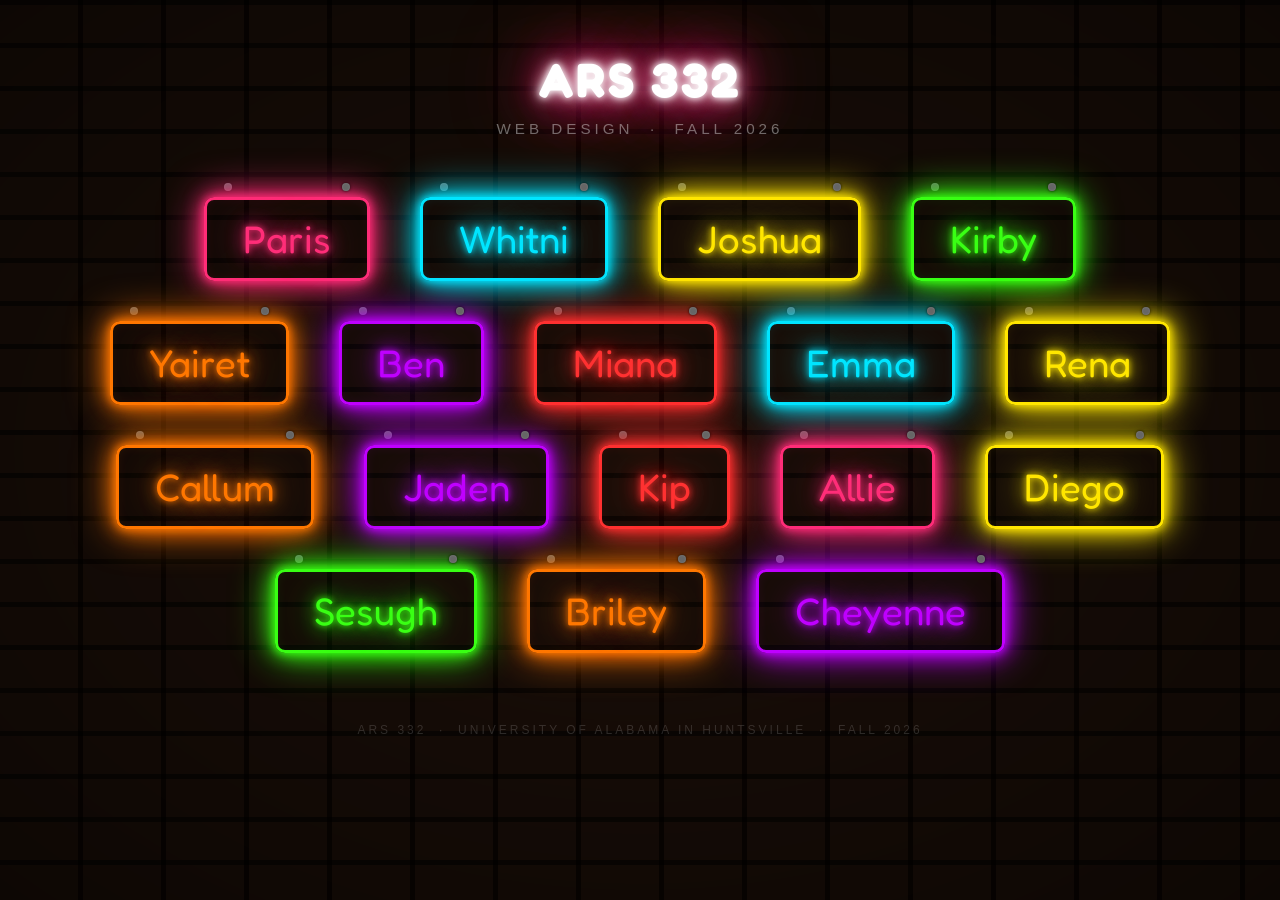
<file: index.html>
<!DOCTYPE html>
<html lang="en">
<head>
    <meta charset="UTF-8">
    <meta name="viewport" content="width=device-width, initial-scale=1.0">
    <title>ARS 332 Fall 2026</title>
    <link href="https://fonts.googleapis.com/css2?family=Fredoka+One&display=swap" rel="stylesheet">
    <style>
        * { box-sizing: border-box; margin: 0; padding: 0; }

        body {
            min-height: 100vh;
            padding: 50px 30px 70px;
            font-family: 'Fredoka One', cursive;

            /* Dark brick wall */
            background-color: #1e0e06;
            background-image:
                repeating-linear-gradient(
                    0deg,
                    transparent 0px,
                    transparent 38px,
                    rgba(0,0,0,0.55) 38px,
                    rgba(0,0,0,0.55) 43px
                ),
                repeating-linear-gradient(
                    90deg,
                    rgba(255,255,255,0.02) 0px,
                    rgba(255,255,255,0.02) 78px,
                    rgba(0,0,0,0.55) 78px,
                    rgba(0,0,0,0.55) 83px
                );
            background-size: 83px 43px;
        }

        /* Overlay to darken wall further and add depth */
        body::before {
            content: '';
            position: fixed;
            inset: 0;
            background: radial-gradient(ellipse at center, rgba(0,0,0,0.2) 0%, rgba(0,0,0,0.6) 100%);
            pointer-events: none;
            z-index: 0;
        }

        header {
            text-align: center;
            margin-bottom: 60px;
            position: relative;
            z-index: 1;
        }

        .page-title {
            font-size: clamp(1.8rem, 4vw, 3rem);
            color: #fff;
            letter-spacing: 3px;
            text-shadow:
                0 0 7px #fff,
                0 0 15px #fff,
                0 0 30px #ff2d78,
                0 0 60px #ff2d78,
                0 0 90px #ff2d78;
            animation: title-pulse 3s ease-in-out infinite alternate;
        }

        @keyframes title-pulse {
            0%   { text-shadow: 0 0 7px #fff, 0 0 15px #fff, 0 0 30px #ff2d78, 0 0 60px #ff2d78; }
            100% { text-shadow: 0 0 10px #fff, 0 0 25px #fff, 0 0 50px #ff2d78, 0 0 100px #ff2d78; }
        }

        .subtitle {
            margin-top: 12px;
            font-size: 0.95rem;
            color: rgba(255,255,255,0.4);
            font-family: sans-serif;
            letter-spacing: 4px;
            text-transform: uppercase;
        }

        /* Signs grid */
        .signs-grid {
            display: flex;
            flex-wrap: wrap;
            justify-content: center;
            gap: 40px 50px;
            max-width: 1100px;
            margin: 0 auto;
            position: relative;
            z-index: 1;
        }

        /* Individual sign */
        .sign {
            text-decoration: none;
            display: flex;
            flex-direction: column;
            align-items: center;
            position: relative;
            transition: transform 0.2s ease;
        }

        .sign:hover { transform: scale(1.05); }

        /* Mounting screws on top */
        .sign::before,
        .sign::after {
            content: '';
            width: 8px;
            height: 8px;
            background: #666;
            border-radius: 50%;
            position: absolute;
            top: -14px;
            box-shadow: 0 0 3px rgba(0,0,0,0.8), inset 0 0 2px rgba(255,255,255,0.2);
        }
        .sign::before { left: 20px; }
        .sign::after  { right: 20px; }

        .sign-box {
            border: 3px solid;
            border-radius: 10px;
            padding: 16px 36px;
            position: relative;
        }

        .sign-name {
            font-size: clamp(1.6rem, 3vw, 2.4rem);
            white-space: nowrap;
            display: block;
        }

        /* Hover flicker */
        .sign:hover .sign-name {
            animation: flicker 0.15s infinite alternate;
        }

        @keyframes flicker {
            0%   { opacity: 1; }
            50%  { opacity: 0.85; }
            100% { opacity: 1; }
        }

        /* ── Neon color themes ────────────────────────────── */

        /* Pink */
        .pink .sign-box {
            border-color: #ff2d78;
            box-shadow: 0 0 8px #ff2d78, 0 0 20px #ff2d78, 0 0 40px #ff2d78,
                        inset 0 0 12px rgba(255,45,120,0.08);
        }
        .pink .sign-name {
            color: #ff2d78;
            text-shadow: 0 0 6px #ff2d78, 0 0 18px #ff2d78, 0 0 40px #ff2d78;
        }

        /* Cyan */
        .cyan .sign-box {
            border-color: #00e5ff;
            box-shadow: 0 0 8px #00e5ff, 0 0 20px #00e5ff, 0 0 40px #00e5ff,
                        inset 0 0 12px rgba(0,229,255,0.08);
        }
        .cyan .sign-name {
            color: #00e5ff;
            text-shadow: 0 0 6px #00e5ff, 0 0 18px #00e5ff, 0 0 40px #00e5ff;
        }

        /* Yellow */
        .yellow .sign-box {
            border-color: #ffe600;
            box-shadow: 0 0 8px #ffe600, 0 0 20px #ffe600, 0 0 40px #ffe600,
                        inset 0 0 12px rgba(255,230,0,0.08);
        }
        .yellow .sign-name {
            color: #ffe600;
            text-shadow: 0 0 6px #ffe600, 0 0 18px #ffe600, 0 0 40px #ffe600;
        }

        /* Green */
        .green .sign-box {
            border-color: #39ff14;
            box-shadow: 0 0 8px #39ff14, 0 0 20px #39ff14, 0 0 40px #39ff14,
                        inset 0 0 12px rgba(57,255,20,0.08);
        }
        .green .sign-name {
            color: #39ff14;
            text-shadow: 0 0 6px #39ff14, 0 0 18px #39ff14, 0 0 40px #39ff14;
        }

        /* Orange */
        .orange .sign-box {
            border-color: #ff7700;
            box-shadow: 0 0 8px #ff7700, 0 0 20px #ff7700, 0 0 40px #ff7700,
                        inset 0 0 12px rgba(255,119,0,0.08);
        }
        .orange .sign-name {
            color: #ff7700;
            text-shadow: 0 0 6px #ff7700, 0 0 18px #ff7700, 0 0 40px #ff7700;
        }

        /* Purple */
        .purple .sign-box {
            border-color: #bf00ff;
            box-shadow: 0 0 8px #bf00ff, 0 0 20px #bf00ff, 0 0 40px #bf00ff,
                        inset 0 0 12px rgba(191,0,255,0.08);
        }
        .purple .sign-name {
            color: #bf00ff;
            text-shadow: 0 0 6px #bf00ff, 0 0 18px #bf00ff, 0 0 40px #bf00ff;
        }

        /* Red */
        .red .sign-box {
            border-color: #ff3131;
            box-shadow: 0 0 8px #ff3131, 0 0 20px #ff3131, 0 0 40px #ff3131,
                        inset 0 0 12px rgba(255,49,49,0.08);
        }
        .red .sign-name {
            color: #ff3131;
            text-shadow: 0 0 6px #ff3131, 0 0 18px #ff3131, 0 0 40px #ff3131;
        }

        /* Instructor sign — bigger and white */
        .instructor .sign-box {
            border-color: #ffffff;
            box-shadow: 0 0 10px #fff, 0 0 25px #fff, 0 0 50px #fff,
                        inset 0 0 15px rgba(255,255,255,0.08);
            padding: 20px 48px;
        }
        .instructor .sign-name {
            font-size: clamp(2rem, 4vw, 3rem);
            color: #ffffff;
            text-shadow: 0 0 8px #fff, 0 0 25px #fff, 0 0 55px #fff;
        }
        .instructor-label {
            font-family: sans-serif;
            font-size: 0.7rem;
            letter-spacing: 4px;
            text-transform: uppercase;
            color: rgba(255,255,255,0.35);
            margin-top: 8px;
        }

        /* Full-width row for instructor */
        .instructor-row {
            width: 100%;
            display: flex;
            justify-content: center;
            margin-bottom: 20px;
            position: relative;
            z-index: 1;
        }

        footer {
            text-align: center;
            margin-top: 70px;
            font-family: sans-serif;
            font-size: 0.75rem;
            letter-spacing: 3px;
            color: rgba(255,255,255,0.15);
            text-transform: uppercase;
            position: relative;
            z-index: 1;
        }
    </style>
</head>
<body>

    <header>
        <h1 class="page-title">ARS 332</h1>
        <p class="subtitle">Web Design &nbsp;·&nbsp; Fall 2026</p>
    </header>

    <!-- Students -->
    <div class="signs-grid">

        <a class="sign pink"   href="https://webpages.uah.edu/~pfa0002/" target="_blank">
            <div class="sign-box"><span class="sign-name">Paris</span></div>
        </a>

        <a class="sign cyan"   href="https://webpages.uah.edu/~wc0047/"  target="_blank">
            <div class="sign-box"><span class="sign-name">Whitni</span></div>
        </a>

        <a class="sign yellow" href="https://webpages.uah.edu/~jdc1650/" target="_blank">
            <div class="sign-box"><span class="sign-name">Joshua</span></div>
        </a>

        <a class="sign green"  href="https://webpages.uah.edu/~krc1901/" target="_blank">
            <div class="sign-box"><span class="sign-name">Kirby</span></div>
        </a>

        <a class="sign orange" href="https://webpages.uah.edu/~yc0030/"  target="_blank">
            <div class="sign-box"><span class="sign-name">Yairet</span></div>
        </a>

        <a class="sign purple" href="https://webpages.uah.edu/~bae0011/" target="_blank">
            <div class="sign-box"><span class="sign-name">Ben</span></div>
        </a>

        <a class="sign red"    href="https://webpages.uah.edu/~maf0047/" target="_blank">
            <div class="sign-box"><span class="sign-name">Miana</span></div>
        </a>

        <a class="sign cyan"   href="https://webpages.uah.edu/~ebh0176/" target="_blank">
            <div class="sign-box"><span class="sign-name">Emma</span></div>
        </a>

        <a class="sign yellow" href="https://webpages.uah.edu/~rkk0395/" target="_blank">
            <div class="sign-box"><span class="sign-name">Rena</span></div>
        </a>

        <a class="sign orange" href="https://webpages.uah.edu/~cmm1710/" target="_blank">
            <div class="sign-box"><span class="sign-name">Callum</span></div>
        </a>

        <a class="sign purple" href="https://webpages.uah.edu/~jep0047/" target="_blank">
            <div class="sign-box"><span class="sign-name">Jaden</span></div>
        </a>

        <a class="sign red"    href="https://webpages.uah.edu/~kr1086/"  target="_blank">
            <div class="sign-box"><span class="sign-name">Kip</span></div>
        </a>

        <a class="sign pink"   href="https://webpages.uah.edu/~agr0019/" target="_blank">
            <div class="sign-box"><span class="sign-name">Allie</span></div>
        </a>

        <a class="sign yellow" href="https://webpages.uah.edu/~dr0887/"  target="_blank">
            <div class="sign-box"><span class="sign-name">Diego</span></div>
        </a>

        <a class="sign green"  href="https://webpages.uah.edu/~st0595/"  target="_blank">
            <div class="sign-box"><span class="sign-name">Sesugh</span></div>
        </a>

        <a class="sign orange" href="https://webpages.uah.edu/~bvw0008/" target="_blank">
            <div class="sign-box"><span class="sign-name">Briley</span></div>
        </a>

        <a class="sign purple" href="https://webpages.uah.edu/~clz0974/" target="_blank">
            <div class="sign-box"><span class="sign-name">Cheyenne</span></div>
        </a>

    </div>

    <footer>ARS 332 &nbsp;·&nbsp; University of Alabama in Huntsville &nbsp;·&nbsp; Fall 2026</footer>

</body>
</html>
</file>
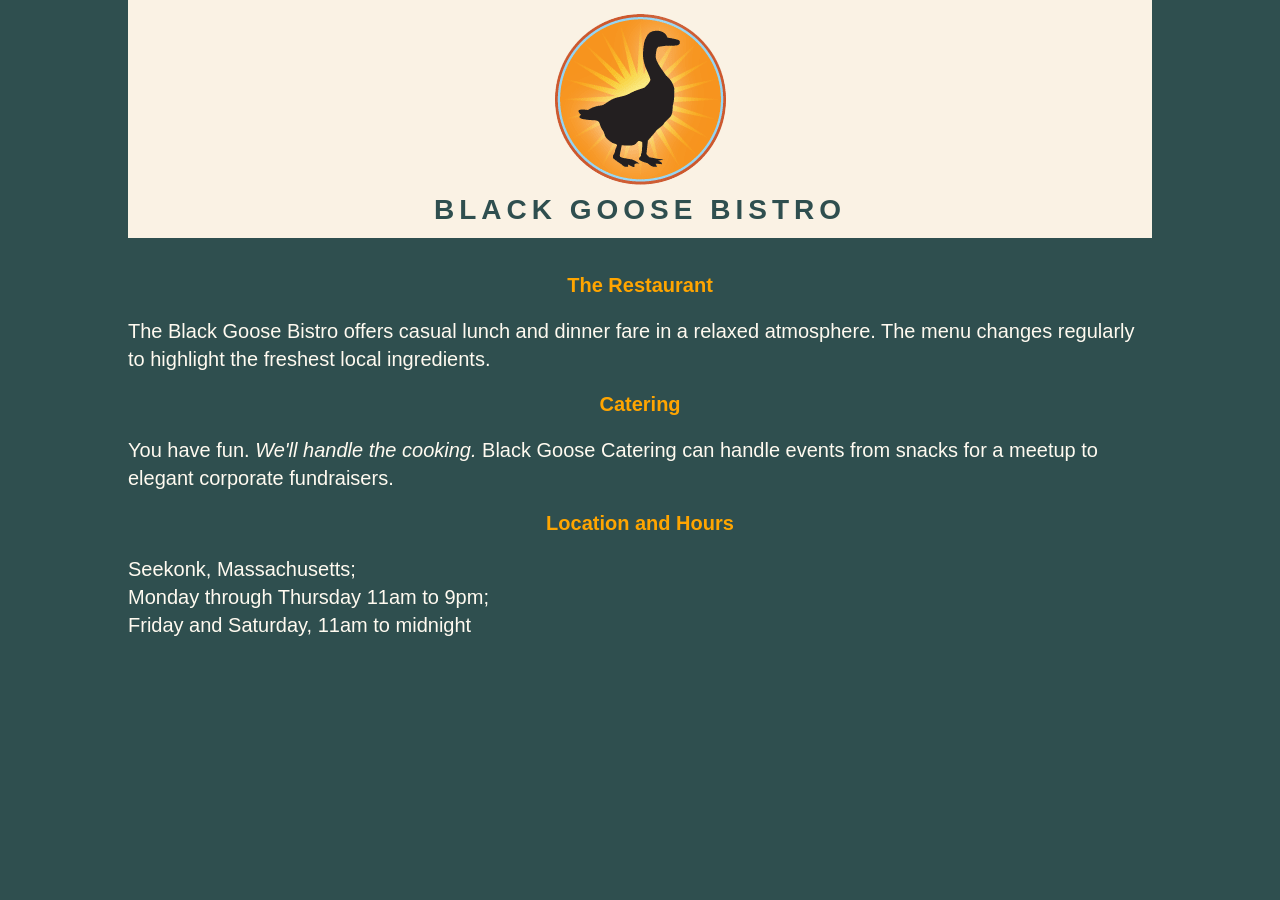
<file: pages/blackGoose.html>
<!DOCTYPE html>
<html lang="en">

<head>
<meta charset="utf-8">
<title>Black Goose Bistro</title>
<style>
    body {
        margin: 0 10%;
        font: 1.25rem/1.75rem sans-serif;
        color: floralwhite;
        background-color: darkslategray;
    }
    header {
        background-color: #faf2e4;
        text-align: center;
        padding: 12px;
        margin-bottom: 36px;
    } 
    h1 {
        color: darkslategray;
        font: bold 1.75rem sans-serif;
        text-transform: uppercase; 
        letter-spacing: 5px;
        margin: 0;
    }
    h2 {
        color: orange;
        font: bold 1.25rem sans-serif;
        text-align:center;
    }
 
</style>
</head>

<body>
<header>
<img src="../img/blackgoose.png" alt="goose logo">
<h1>Black Goose Bistro</h1>
</header>


<h2>The Restaurant</h2>
<p>The Black Goose Bistro offers casual lunch and dinner fare in a relaxed atmosphere. The menu changes regularly to highlight the freshest local ingredients.</p>

<h2>Catering</h2>
<p>You have fun. <em>We'll handle the cooking.</em> Black Goose Catering can handle events from snacks for a meetup to elegant corporate fundraisers.</p>

<h2>Location and Hours</h2>
<p>Seekonk, Massachusetts;<br>
Monday through Thursday 11am to 9pm; <br>
Friday and Saturday, 11am to midnight</p>

</body>

</html>
</file>
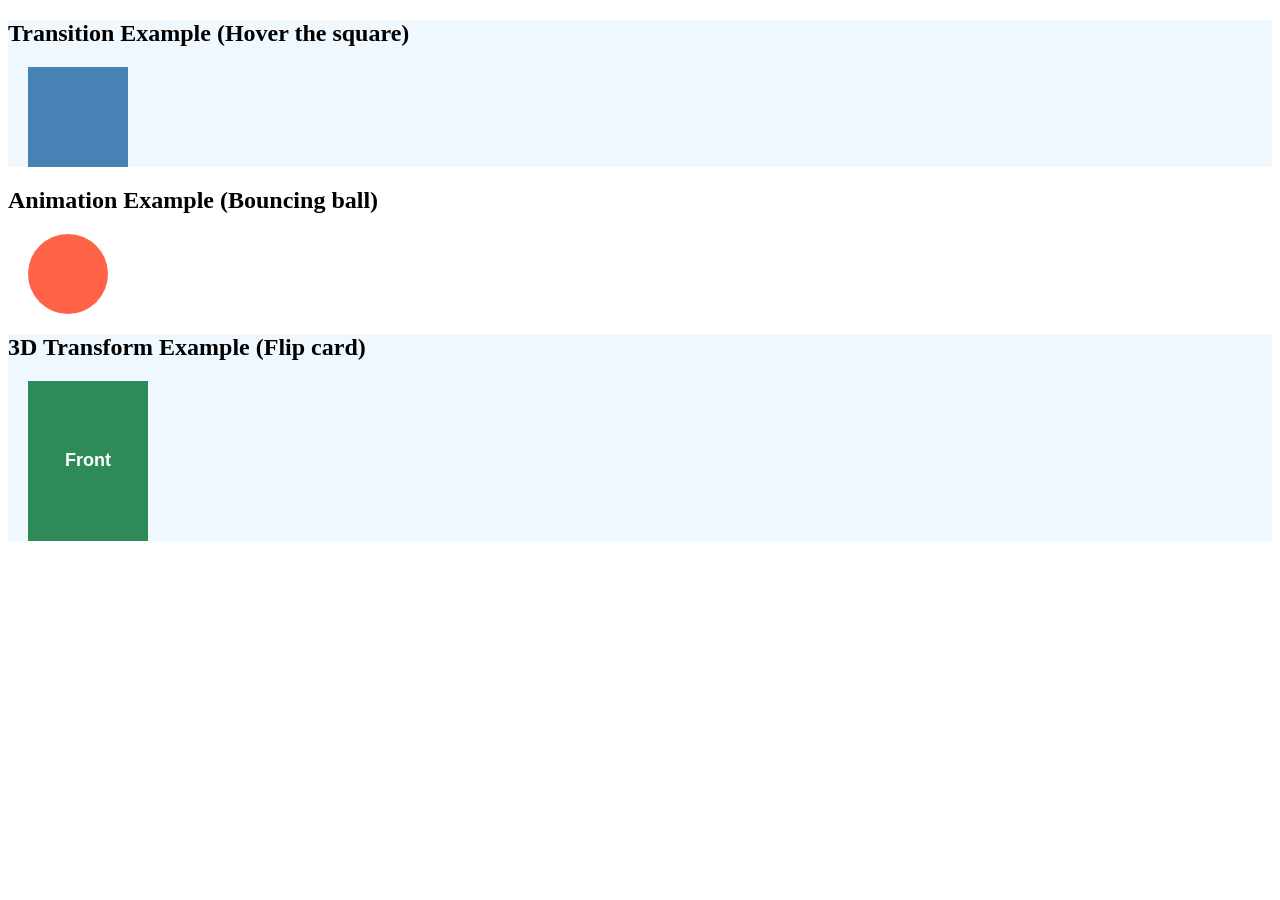
<file: pages/Bounce.html>
<!DOCTYPE html>
<html lang="en">
<head>
  <meta charset="UTF-8">
  <meta name="viewport" content="width=device-width, initial-scale=1.0">
  <title>CSS Animation Examples</title>
  <style>
    .box {
      width: 100px;
      height: 100px;
      background: steelblue;
      margin: 20px;
      transition: transform 0.3s ease;
    }
    .box:hover {
      transform: scale(1.2);
    }

    @keyframes bounce {
      0%   { transform: translateY(0); }
      50%  { transform: translateY(-20px); }
      100% { transform: translateY(0); }
    }
    .ball {
      width: 80px;
      height: 80px;
      background: tomato;
      border-radius: 50%;
      margin: 20px;
      animation: bounce 1s infinite;
    }

    .scene {
      width: 120px;
      height: 160px;
      perspective: 800px; 
      margin: 20px;
    }
    .card {
      width: 100%;
      height: 100%;
      position: relative;
      transform-style: preserve-3d;
      transition: transform 0.8s;
    }
    .scene:hover .card {
      transform: rotateY(180deg);
    }
    .card-face {
      position: absolute;
      width: 100%;
      height: 100%;
      backface-visibility: hidden;
      display: flex;
      align-items: center;
      justify-content: center;
      font-family: sans-serif;
      font-size: 18px;
      font-weight: bold;
      color: white;
    }
    .front {
      background: seagreen;
    }
    .back {
      background: darkorange;
      transform: rotateY(180deg);
    }
  </style>
</head>
<body>
	<div style="background-color: aliceblue">
  <h2>Transition Example (Hover the square)</h2>
  <div class="box" ></div>
		</div>

  <h2>Animation Example (Bouncing ball)</h2>
  <div class="ball"></div>
<div style="background-color: aliceblue">
  <h2>3D Transform Example (Flip card)</h2>
  <div class="scene">
    <div class="card">
      <div class="card-face front">Front</div>
      <div class="card-face back">Back</div>
	</div>
    </div>
  </div>
</body>
</html>
</file>
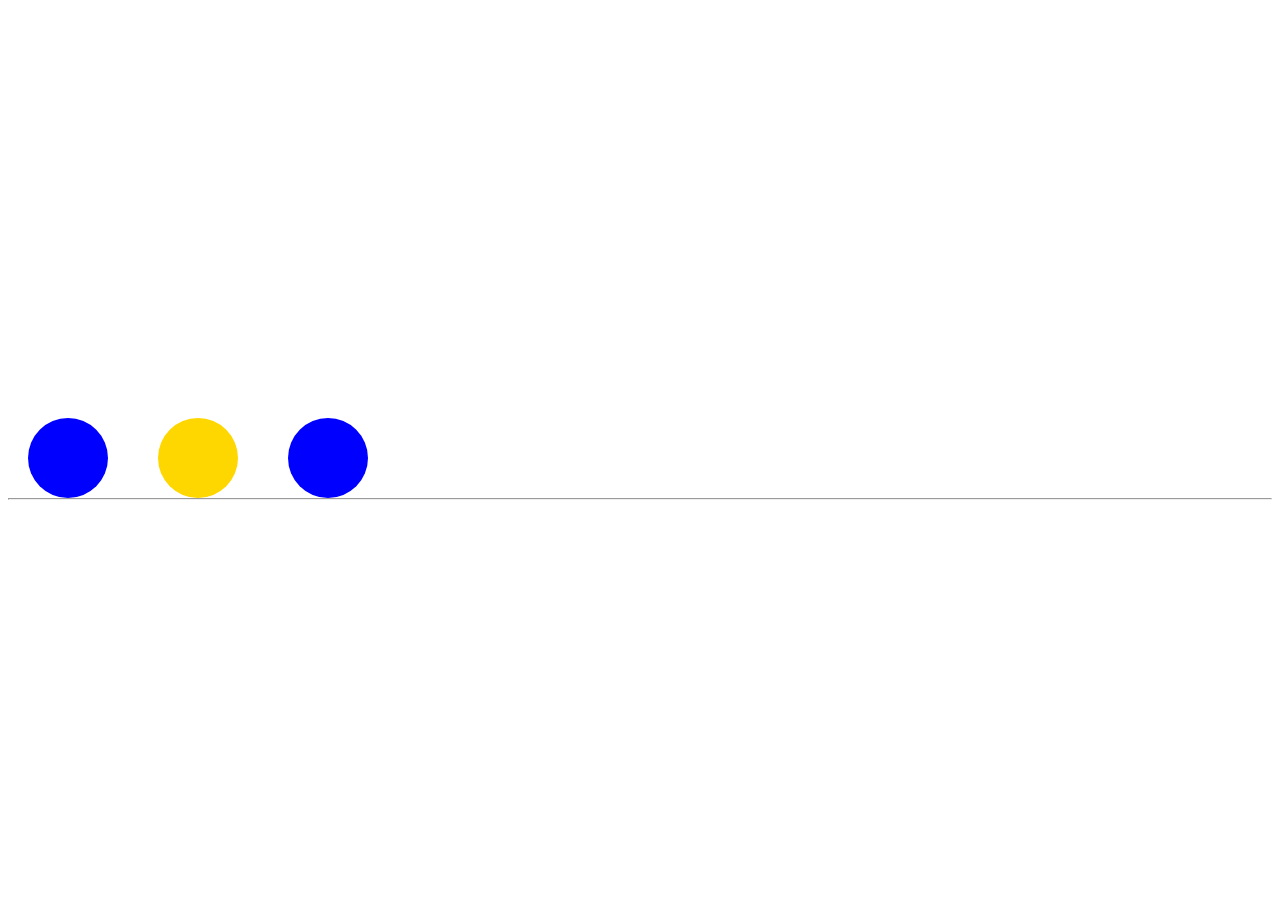
<file: pages/bouncing.html>
<!DOCTYPE html>
<html lang="en">
    <head>
        <meta charset="UTF-8" />
        <title>Title</title>
        <style>
        
@keyframes bounce {
  0%   { transform: translateY(0) scale(1.3, 0.7);  animation-timing-function: ease-in; }
  8%   { transform: translateY(0) scale(1, 1);      animation-timing-function: ease-out; }
  50%  { transform: translateY(-400px) scale(1, 1); animation-timing-function: ease-in; }
  92%  { transform: translateY(0) scale(1, 1);      animation-timing-function: ease-out; }
  100% { transform: translateY(0) scale(1.3, 0.7); }
                    }

    .balls{
                display: flex;
        }
    
    .ball {
      width: 80px;
      height: 80px;
      background: blue;
      border-radius: 50%;
      margin: 410px 30px 0px 20px;
    transform-origin: bottom;
      animation: bounce 1.5s infinite;
            }
    .two{
    background: gold;
    animation-delay: 0.3s;
            }
            
        </style>
    </head>
    <body>
      <div class="balls">
        <div class="ball"></div>
        <div class="ball two"></div>
          <div class="ball"></div>
          </div>
        <hr style="margin: 0px">
    

    </body>
</html>
</file>
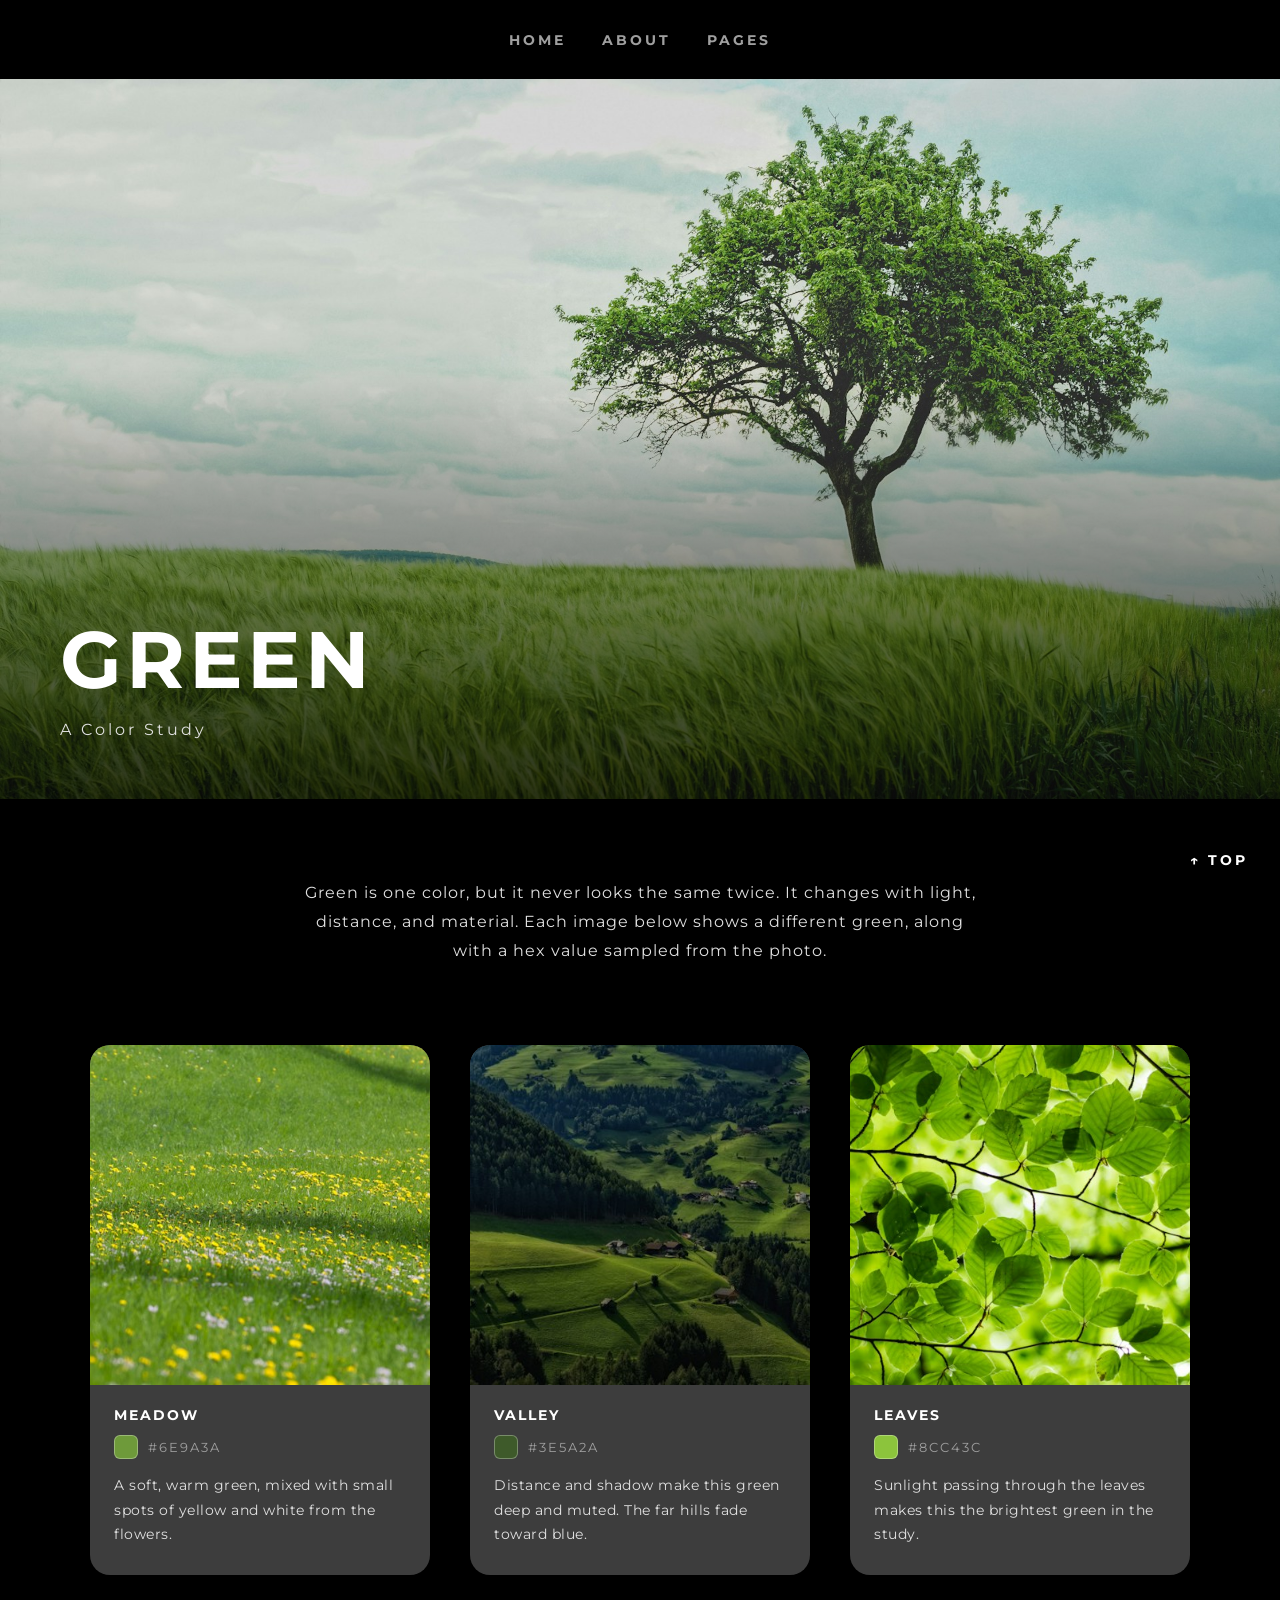
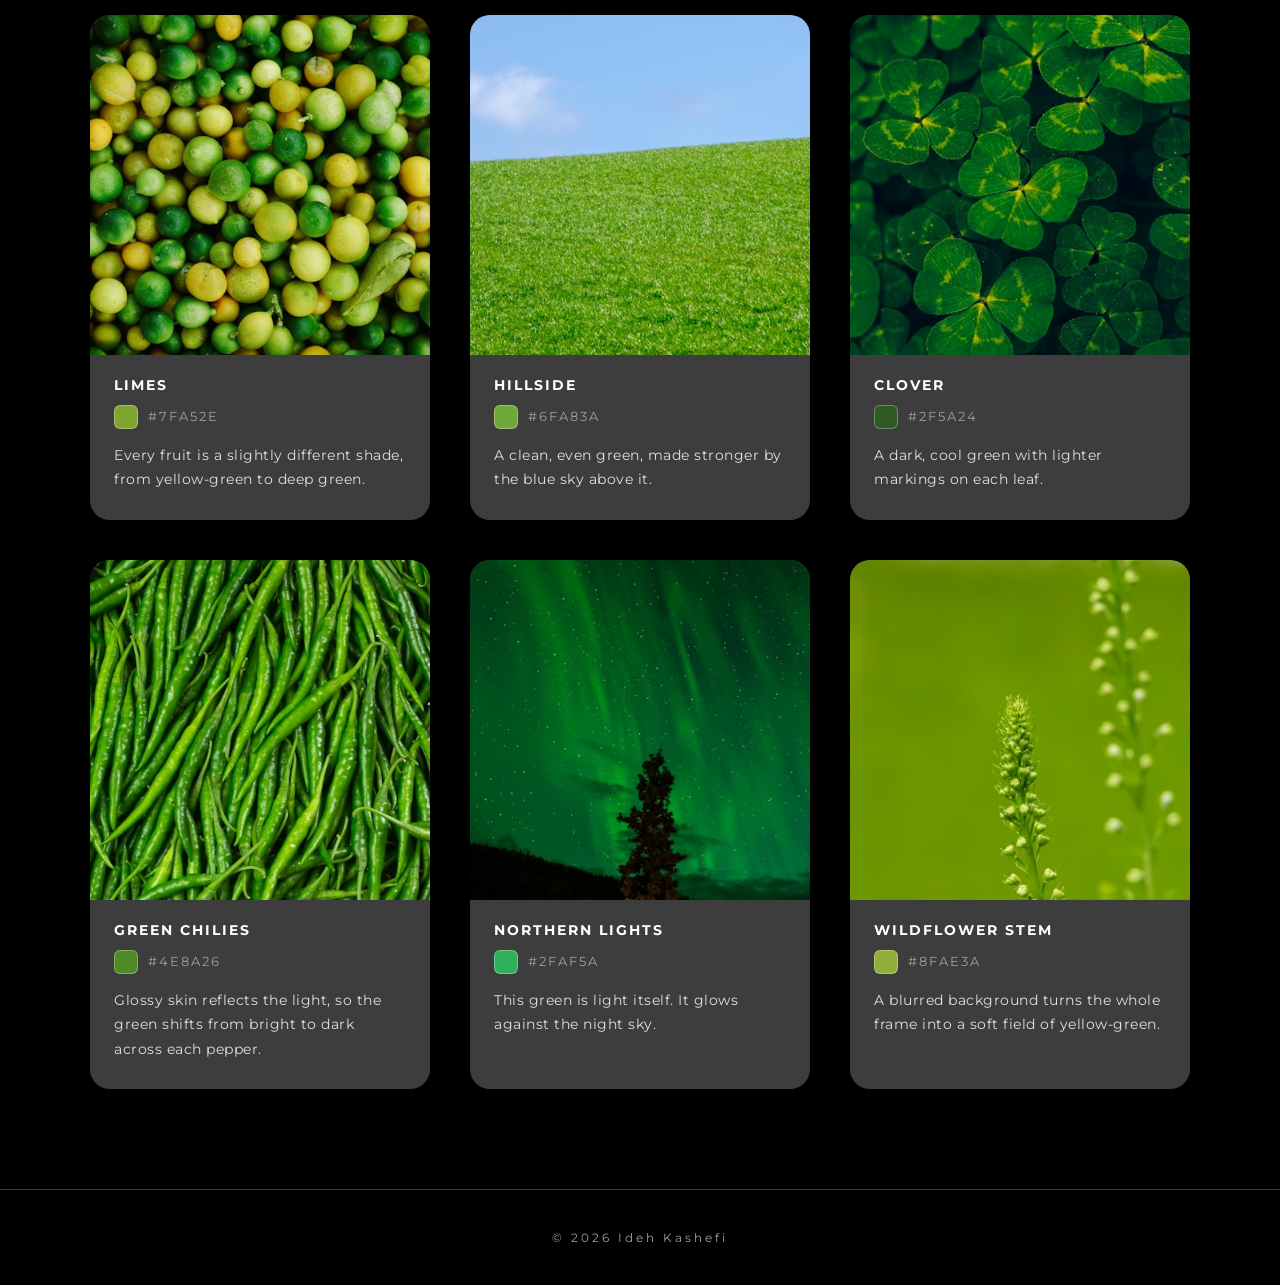
<file: pages/color-study.html>
<!DOCTYPE html>
<html lang="en">
<head>
  <meta charset="UTF-8">
  <meta name="viewport" content="width=device-width, initial-scale=1.0">
  <title>Green: A Color Study</title>
  <link rel="preconnect" href="https://fonts.googleapis.com">
  <link rel="preconnect" href="https://fonts.gstatic.com" crossorigin>
  <link href="https://fonts.googleapis.com/css2?family=Montserrat:ital,wght@0,100..900;1,100..900&display=swap" rel="stylesheet">
  <link rel="stylesheet" href="styles.css">
  <link rel="stylesheet" href="color-study.css">
</head>
<body>

  <nav>
    <a class="navigation" href="../index.html">Home</a>
    <a class="navigation" href="about.html">About</a>
    <a class="navigation" href="home.html#pages">Pages</a>
  </nav>

  <header class="study-hero">
    <img src="images/hero-1600.jpg"
         srcset="images/hero-800.jpg 800w, images/hero-1600.jpg 1600w"
         sizes="100vw"
         width="1600" height="900"
         alt="Close-up of green leaves in afternoon light">
    <div class="hero-overlay">
      <h1>Green</h1>
      <p>A Color Study</p>
    </div>
  </header>

  <main>

    <section class="study-intro">
<p>Green is one color, but it never looks the same twice. It changes with light, distance, and material. Each image below shows a different green, along with a hex value sampled from the photo.</p>
    </section>

    <section class="study-grid">
      <article class="study-card">
        <img src="images/green-01.jpg" width="700" height="700" loading="lazy" alt="Moss on Brick">
        <div class="card-body">
          <h2>Meadow</h2>
          <div class="hex"><div class="swatch" style="background-color: #6E9A3A;"></div>#6E9A3A</div>
          <p>A soft, warm green, mixed with small spots of yellow and white from the flowers.</p>
        </div>
      </article>
      <article class="study-card">
        <img src="images/green-02.jpg" width="700" height="700" loading="lazy" alt="Lime">
        <div class="card-body">
          <h2>Valley</h2>
          <div class="hex"><div class="swatch" style="background-color: #3E5A2A;"></div>#3E5A2A</div>
          <p>Distance and shadow make this green deep and muted. The far hills fade toward blue.</p>
        </div>
      </article>
      <article class="study-card">
        <img src="images/green-03.jpg" width="700" height="700" loading="lazy" alt="Fern">
        <div class="card-body">
          <h2>Leaves</h2>
          <div class="hex"><div class="swatch" style="background-color: #8CC43C;"></div>#8CC43C</div>
          <p>Sunlight passing through the leaves makes this the brightest green in the study.</p>
        </div>
      </article>
      <article class="study-card">
        <img src="images/green-04.jpg" width="700" height="700" loading="lazy" alt="Bottle Glass">
        <div class="card-body">
          <h2>Limes</h2>
          <div class="hex"><div class="swatch" style="background-color: #7FA52E;"></div>#7FA52E</div>
          <p>Every fruit is a slightly different shade, from yellow-green to deep green.</p>
        </div>
      </article>
      <article class="study-card">
        <img src="images/green-05.jpg" width="700" height="700" loading="lazy" alt="Painted Door">
        <div class="card-body">
          <h2>Hillside</h2>
          <div class="hex"><div class="swatch" style="background-color: #6FA83A;"></div>#6FA83A</div>
          <p>A clean, even green, made stronger by the blue sky above it.</p>
        </div>
      </article>
      <article class="study-card">
        <img src="images/green-06.jpg" width="700" height="700" loading="lazy" alt="Basil">
        <div class="card-body">
          <h2>Clover</h2>
          <div class="hex"><div class="swatch" style="background-color: #2F5A24;"></div>#2F5A24</div>
          <p>A dark, cool green with lighter markings on each leaf.</p>
        </div>
      </article>
      <article class="study-card">
        <img src="images/green-07.jpg" width="700" height="700" loading="lazy" alt="Street Sign">
        <div class="card-body">
          <h2>Green Chilies</h2>
          <div class="hex"><div class="swatch" style="background-color: #4E8A26;"></div>#4E8A26</div>
          <p>Glossy skin reflects the light, so the green shifts from bright to dark across each pepper.</p>
        </div>
      </article>
      <article class="study-card">
        <img src="images/green-08.jpg" width="700" height="700" loading="lazy" alt="Pond Water">
        <div class="card-body">
          <h2>Northern Lights</h2>
          <div class="hex"><div class="swatch" style="background-color: #2FAF5A;"></div>#2FAF5A</div>
          <p>	This green is light itself. It glows against the night sky.</p>
        </div>
      </article>
      <article class="study-card">
        <img src="images/green-09.jpg" width="700" height="700" loading="lazy" alt="Mint Tin">
        <div class="card-body">
          <h2>Wildflower Stem</h2>
          <div class="hex"><div class="swatch" style="background-color: #8FAE3A;"></div>#8FAE3A</div>
          <p>A blurred background turns the whole frame into a soft field of yellow-green.</p>
        </div>
      </article>
    </section>


  </main>

  <footer class="site-footer">
    <p>&copy; 2026 Ideh Kashefi</p>
  </footer>

  <a href="#" class="back-to-top">&uarr; Top</a>

</body>
</html>
</file>
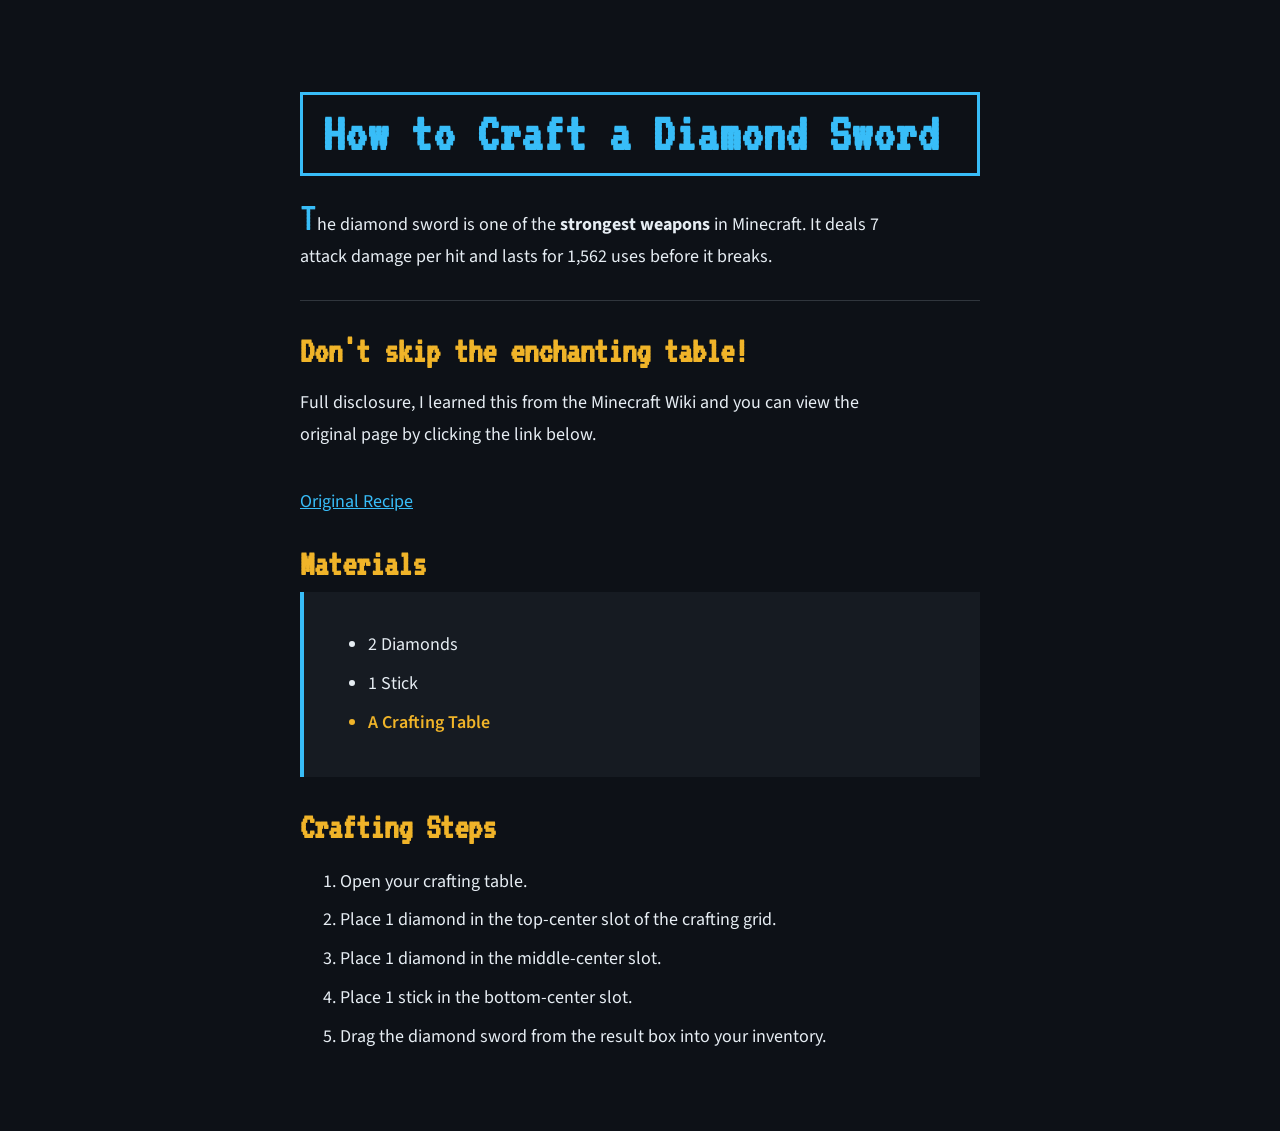
<file: pages/diamond.html>
<!doctype html>
<html lang="en">
<head>
<meta charset="UTF-8">
<title>Minecraft Diamond Sword</title>
<link rel="stylesheet" href="https://fonts.googleapis.com/css2?family=VT323&family=Source+Sans+3:wght@400;600&display=swap">
<style>

body {
  background-color: #0d1117;
  color: #e6edf3;
  font-family: 'Source Sans 3', sans-serif;
  font-size: 18px;
  padding-block: 48px;
  padding-inline: 16px;
}

#wrapper {
  max-width: 680px;
  margin: 0 auto;
}

h1 {
  font-family: 'VT323', monospace;
  font-size: 54px;
  color: #38bdf8;
  border: 3px solid #38bdf8;
  padding: 12px 20px;
  margin-bottom: 20px;
  text-wrap: balance;
}

h2 {
  font-family: 'VT323', monospace;
  font-size: 36px;
  color: #f0b429;
  margin-top: 32px;
  margin-bottom: 10px;
}

p {
  line-height: 1.75;
  margin-bottom: 14px;
  max-width: 65ch;
}

a {
  color: #38bdf8;
}

hr {
  border: none;
  border-top: 1px solid #30363d;
  margin: 28px 0;
}

.list-item {
  font-size: 18px;
  padding: 5px 0;
  line-height: 1.6;
}

#featured {
  color: #f0b429;
  font-weight: 600;
}

.materials-box {
  background-color: #161b22;
  padding: 16px 24px;
  border-left: 4px solid #38bdf8;
}

.drop-cap {
  font-family: 'VT323', monospace;
  font-size: 42px;
  color: #38bdf8;
  line-height: 1;
}

</style>
</head>
<body>

<div id="wrapper">

<!-- This page explains how to craft a diamond sword in Minecraft -->

<h1>How to Craft a Diamond Sword</h1>

<p><span class="drop-cap">T</span>he diamond sword is one of the <strong>strongest weapons</strong> in Minecraft. It deals 7 attack damage per hit and lasts for 1,562 uses before it breaks.</p>

<hr>

<h2>Don't skip the enchanting table!</h2>
<p>Full disclosure, I learned this from the Minecraft Wiki and you can view the original page by clicking the link below.</p>
<br>
<a href="https://minecraft.wiki/w/Diamond_Sword">Original Recipe</a>

<h2>Materials</h2>
<div class="materials-box">
  <ul>
    <li class="list-item">2 Diamonds</li>
    <li class="list-item">1 Stick</li>
    <li class="list-item" id="featured">A Crafting Table</li>
  </ul>
</div>

<h2>Crafting Steps</h2>
<ol>
  <li class="list-item">Open your crafting table.</li>
  <li class="list-item">Place 1 diamond in the top-center slot of the crafting grid.</li>
  <li class="list-item">Place 1 diamond in the middle-center slot.</li>
  <li class="list-item">Place 1 stick in the bottom-center slot.</li>
  <li class="list-item">Drag the diamond sword from the result box into your inventory.</li>
</ol>

</div>
</body>
</html>
</file>
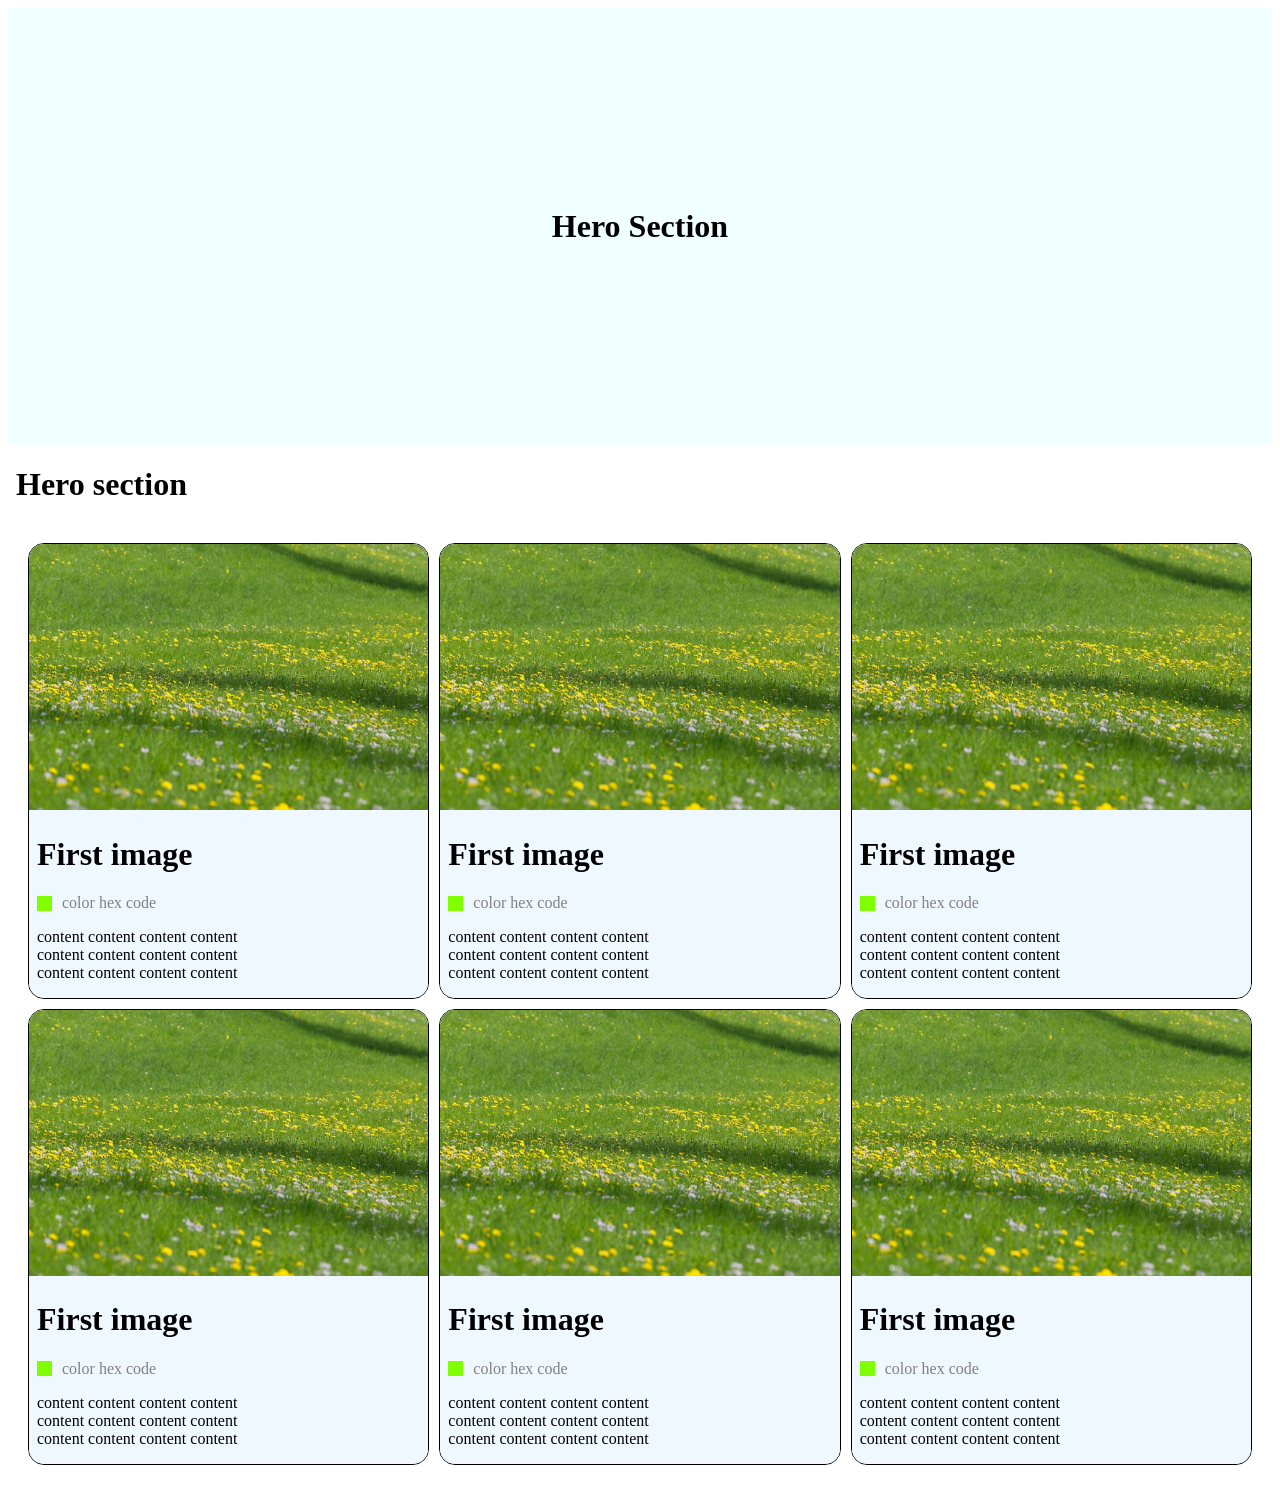
<file: pages/Example.html>
<!DOCTYPE html>
<html lang="en">
    <head>
        <meta charset="UTF-8" />
        <title>Title</title>
        <style>
            
            .hero-text{
                
                text-align: center;
                padding: 200px 20px;
                margin: 0;
                background-color: azure;

            }
            .hero{
                position: relative;
            }
        
            .overal{
                
                display: grid;
                 grid-template-columns: repeat(3, 1fr);               
                place-items: center;
                max-width: 100vw;
                margin: 40px auto;
                padding: 0 20px;
                gap: 10px;
                
                
            }
            
            .images{
                width: 100%;
                object-fit: cover
                border-radius: 16px;  

                
            }
            .cards{
                display: flex;
                flex-direction: column;
                display: flex;
                border-radius: 16px;  
                overflow: clip;
                border: 1px solid black;
                
            }
            .thumbnail-container{
                display: flex;
                align-items: center;
                gap: 10px;
                padding-left: 8px;
                
            }
            .thumbnail-container p {
                margin: 0;
                padding-left: 0;      
}
            
            .thumbnail{
                
                background-color: chartreuse;
                padding: 5px;
                height: 5px;
                width: 5px;

                
            }
            
            a{
                text-decoration: none;
                color:black;
            }
            h1, p{
                padding-left: 8px;
            }
        
        
        </style>
        
        
        
        
    </head>
    <body>
        <div>
        <h1 class="hero-text"> Hero Section</h1>
        <h1 class="overlaytext">  Hero section</h1>
        </div>
    
    <div class="overal">
        <div class="cards">
        <a  href="blackGoose.html" style="background-color: aliceblue">
        <img class="images" src="images/green-01.jpg">
        <h1>First image</h1>
            <div class="thumbnail-container">
                <div class="thumbnail">
                </div>
                <p style="text-size-adjust: 0.2rem; color: gray">color hex code</p>
            </div>
        <p> content content content content<br>
            content content content content<br>
            content content content content</p>
            
        </a>
        </div>
               <div class="cards">
        <a  href="blackGoose.html" style="background-color: aliceblue">
        <img class="images" src="images/green-01.jpg">
        <h1>First image</h1>
            <div class="thumbnail-container">
                <div class="thumbnail">
                </div>
                <p style="text-size-adjust: 0.2rem; color: gray">color hex code</p>
            </div>
        <p> content content content content<br>
            content content content content<br>
            content content content content</p>
            
        </a>
        </div>
                          <div class="cards">
        <a  href="blackGoose.html" style="background-color: aliceblue">
        <img class="images" src="images/green-01.jpg">
        <h1>First image</h1>
            <div class="thumbnail-container">
                <div class="thumbnail">
                </div>
                <p style="text-size-adjust: 0.2rem; color: gray">color hex code</p>
            </div>
        <p> content content content content<br>
            content content content content<br>
            content content content content</p>
            
        </a>
        </div>
                           <div class="cards">
        <a  href="blackGoose.html" style="background-color: aliceblue">
        <img class="images" src="images/green-01.jpg">
        <h1>First image</h1>
            <div class="thumbnail-container">
                <div class="thumbnail">
                </div>
                <p style="text-size-adjust: 0.2rem; color: gray">color hex code</p>
            </div>
        <p> content content content content<br>
            content content content content<br>
            content content content content</p>
            
        </a>
        </div>
                <div class="cards">
        <a  href="blackGoose.html" style="background-color: aliceblue">
        <img class="images" src="images/green-01.jpg">
        <h1>First image</h1>
            <div class="thumbnail-container">
                <div class="thumbnail">
                </div>
                <p style="text-size-adjust: 0.2rem; color: gray">color hex code</p>
            </div>
        <p> content content content content<br>
            content content content content<br>
            content content content content</p>
            
        </a>
        </div>
                 <div class="cards">
        <a  href="blackGoose.html" style="background-color: aliceblue">
        <img class="images" src="images/green-01.jpg">
        <h1>First image</h1>
            <div class="thumbnail-container">
                <div class="thumbnail">
                </div>
                <p style="text-size-adjust: 0.2rem; color: gray">color hex code</p>
            </div>
        <p> content content content content<br>
            content content content content<br>
            content content content content</p>
            
        </a>
        </div>
        
        </div>
    </body>
</html>
</file>
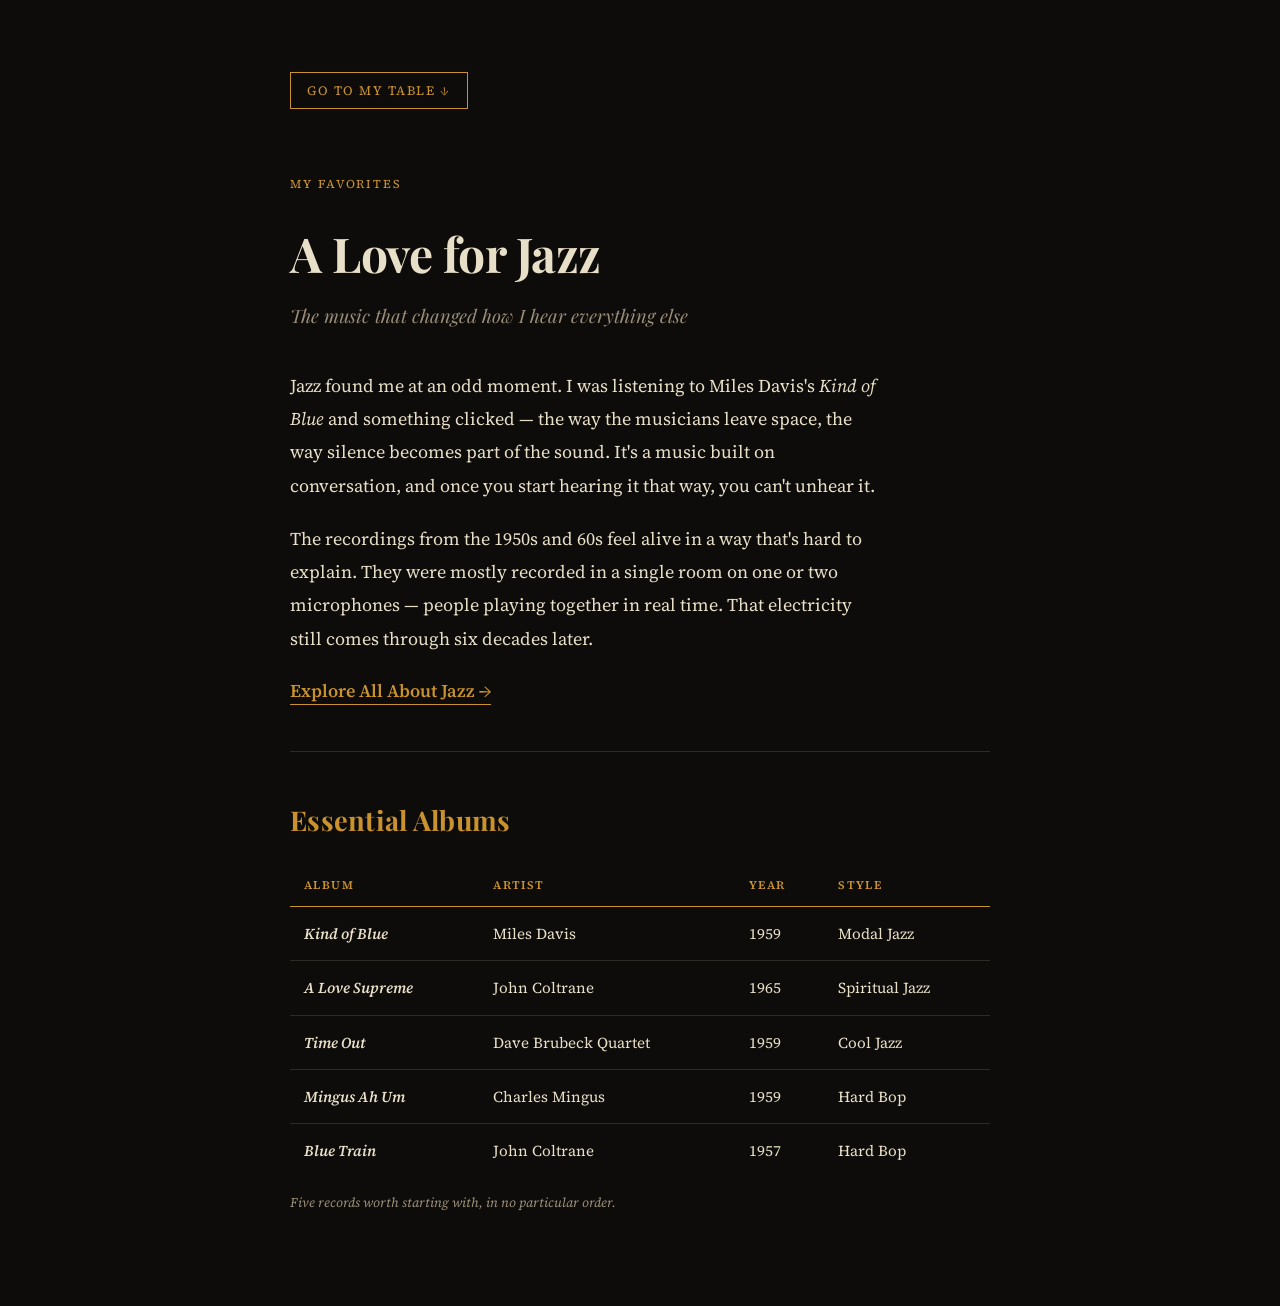
<file: pages/favorites.html>
<!doctype html>
<html lang="en">
<head>
<meta charset="UTF-8">
<title>Jazz Favorites</title>
<link rel="stylesheet" href="https://fonts.googleapis.com/css2?family=Playfair+Display:ital,wght@0,400;0,700;1,400&family=Source+Serif+4:wght@400;600&display=swap">
<style>

body {
  background-color: #0e0c0a;
  color: #e8dfc8;
  font-family: 'Source Serif 4', Georgia, serif;
  font-size: 18px;
  line-height: 1.8;
  padding-block: 64px;
  padding-inline: 16px;
}

#wrapper {
  max-width: 700px;
  margin: 0 auto;
}

/* Jump link at the very top */
.jump-link {
  display: inline-block;
  font-size: 0.8rem;
  text-transform: uppercase;
  letter-spacing: 0.12em;
  text-decoration: none;
  color: #c9922d;
  border: 1px solid #c9922d;
  padding: 6px 16px;
  margin-bottom: 52px;
}

.eyebrow {
  font-size: 0.75rem;
  text-transform: uppercase;
  letter-spacing: 0.16em;
  color: #c9922d;
  margin-bottom: 10px;
}

h1 {
  font-family: 'Playfair Display', Georgia, serif;
  font-size: 3rem;
  font-weight: 700;
  color: #e8dfc8;
  letter-spacing: -0.01em;
  line-height: 1.1;
  margin-bottom: 10px;
  text-wrap: balance;
}

.subtitle {
  font-family: 'Playfair Display', Georgia, serif;
  font-style: italic;
  font-size: 1.15rem;
  color: #9c8f7a;
  margin-bottom: 36px;
}

p {
  line-height: 1.85;
  margin-bottom: 20px;
  max-width: 65ch;
}

hr {
  border: none;
  border-top: 1px solid #2e2a24;
  margin: 44px 0;
}

h2 {
  font-family: 'Playfair Display', Georgia, serif;
  font-size: 1.7rem;
  font-weight: 700;
  color: #c9922d;
  letter-spacing: 0.01em;
  margin-bottom: 20px;
}

/* External link styling */
.ext-link {
  color: #c9922d;
  font-weight: 600;
  text-decoration: none;
  border-bottom: 1px solid #c9922d;
  padding-bottom: 1px;
}

/* Table section */
table {
  width: 100%;
  border-collapse: collapse;
  font-size: 0.95rem;
}

th {
  font-family: 'Source Serif 4', serif;
  font-size: 0.72rem;
  font-weight: 600;
  text-transform: uppercase;
  letter-spacing: 0.12em;
  color: #c9922d;
  text-align: left;
  padding: 10px 14px;
  border-bottom: 1px solid #c9922d;
}

td {
  padding: 13px 14px;
  border-bottom: 1px solid #2e2a24;
  vertical-align: top;
}

tr:last-child td {
  border-bottom: none;
}

.album-title {
  font-style: italic;
  font-weight: 600;
}

.caption {
  font-size: 0.82rem;
  font-style: italic;
  color: #9c8f7a;
  margin-top: 12px;
}

</style>
</head>
<body>

<div id="wrapper">

  <!-- Jump navigation link at the top of the page -->
  <a href="#album-table" class="jump-link">Go to my table ↓</a>

  <!-- Page header: title, subtitle, and intro paragraphs -->
  <p class="eyebrow">My Favorites</p>
  <h1>A Love for Jazz</h1>
  <p class="subtitle">The music that changed how I hear everything else</p>

  <p>Jazz found me at an odd moment. I was listening to Miles Davis's <em>Kind of Blue</em> and something clicked — the way the musicians leave space, the way silence becomes part of the sound. It's a music built on conversation, and once you start hearing it that way, you can't unhear it.</p>

  <p>The recordings from the 1950s and 60s feel alive in a way that's hard to explain. They were mostly recorded in a single room on one or two microphones — people playing together in real time. That electricity still comes through six decades later.</p>

  <a href="https://www.allaboutjazz.com" target="_blank" class="ext-link">Explore All About Jazz →</a>

  <hr>

  <!-- Table of essential jazz albums with artist, year, and style -->
  <h2>Essential Albums</h2>

  <table id="album-table">
    <thead>
      <tr>
        <th>Album</th>
        <th>Artist</th>
        <th>Year</th>
        <th>Style</th>
      </tr>
    </thead>
    <tbody>
      <tr>
        <td class="album-title">Kind of Blue</td>
        <td>Miles Davis</td>
        <td>1959</td>
        <td>Modal Jazz</td>
      </tr>
      <tr>
        <td class="album-title">A Love Supreme</td>
        <td>John Coltrane</td>
        <td>1965</td>
        <td>Spiritual Jazz</td>
      </tr>
      <tr>
        <td class="album-title">Time Out</td>
        <td>Dave Brubeck Quartet</td>
        <td>1959</td>
        <td>Cool Jazz</td>
      </tr>
      <tr>
        <td class="album-title">Mingus Ah Um</td>
        <td>Charles Mingus</td>
        <td>1959</td>
        <td>Hard Bop</td>
      </tr>
      <tr>
        <td class="album-title">Blue Train</td>
        <td>John Coltrane</td>
        <td>1957</td>
        <td>Hard Bop</td>
      </tr>
    </tbody>
  </table>

  <p class="caption">Five records worth starting with, in no particular order.</p>

</div>

</body>
</html>
</file>
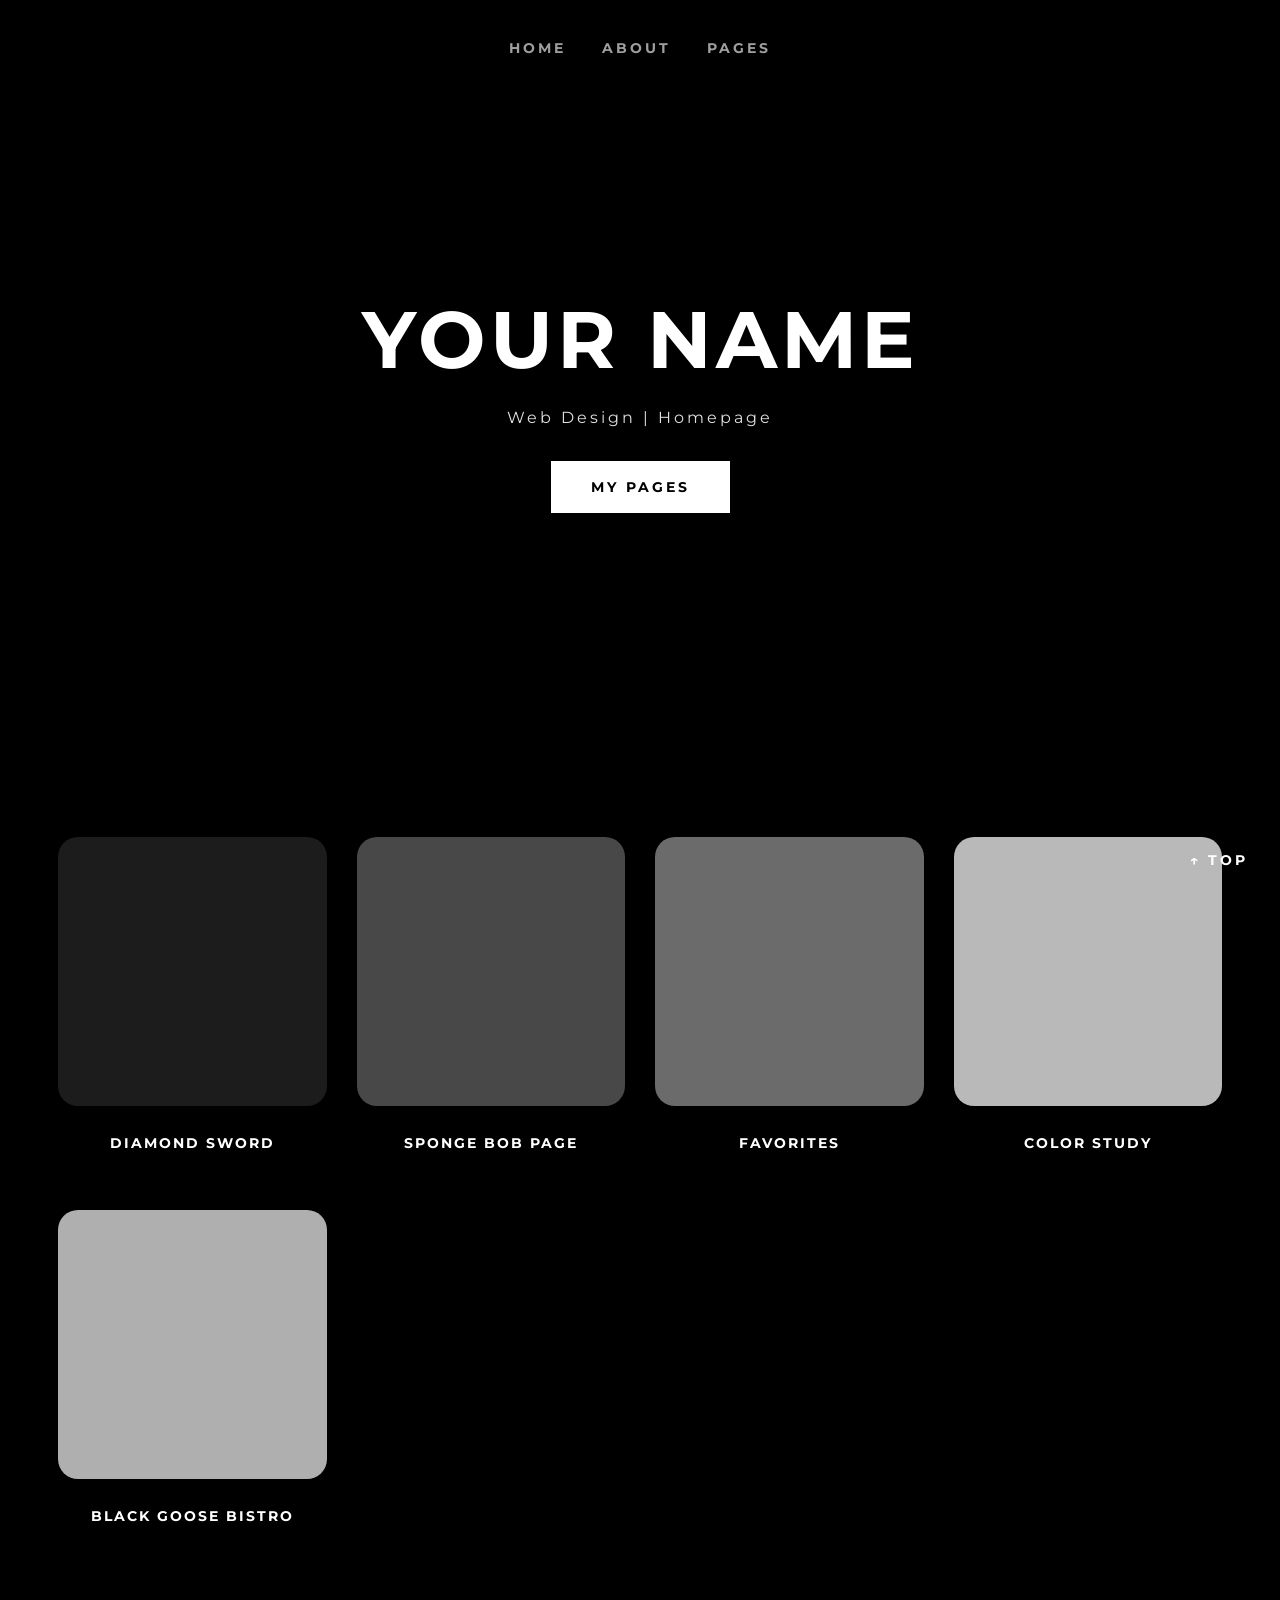
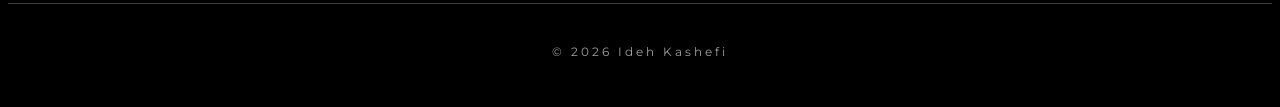
<file: pages/home.html>
<!DOCTYPE html>
<html lang="en">
<head>
  <meta charset="UTF-8">
  <meta name="viewport" content="width=device-width, initial-scale=1.0">
  <title>Homepage</title>
<link rel="preconnect" href="https://fonts.googleapis.com">
<link rel="preconnect" href="https://fonts.gstatic.com" crossorigin>
<link href="https://fonts.googleapis.com/css2?family=Caacupe+One&family=Montserrat:ital,wght@0,100..900;1,100..900&display=swap" rel="stylesheet">
<link rel="stylesheet" href="styles.css">
<style>
  #pages {
    display: grid;
    grid-template-columns: repeat(auto-fill, minmax(max(220px, 25%), 1fr));
  }

  #pages .spacingcards,
  #pages .card {
    width: auto;
  }

  #pages .card {
    display: block;
  }

  #pages .card > div {
    width: 100%;
    height: auto;
    aspect-ratio: 1 / 1;
    background-size: cover;
    background-position: center;
  }
</style>
</head>
<body>
    <nav>
    <a class="navigation" href="../index.html">Home</a>
    <a class="navigation" href="about.html">About</a>
    <a  class="navigation" href="#pages">Pages</a>
  </nav>
        <div class="hero">
            <h1>Your Name</h1>
            <p>Web Design | Homepage</p>
            <a class="button-hero" href=#pages>My Pages</a>
        </div>
  
  <div id="pages" style="background-color: #000000;">
    <div class="spacingcards" >
  <a class="card" href="diamond.html" >
    <div class="innercard1">
</div>
    <h2>Diamond Sword</h2>
  </a>
      </div>
    
    <div class="spacingcards">
  <a class="card" href="spongebob.html">
    <div class="innercard3">
    </div>
    <h2>Sponge Bob Page</h2>
  </a>
    </div>

        <div class="spacingcards">
  <a class="card" href="favorites.html">
    <div class="innercard2">
    </div>
    <h2>Favorites</h2>
  </a>
        </div>
    
    <div class="spacingcards">
  <a class="card" href="color-study.html">
   <div class="innercard5">
    </div>
    <h2>Color Study</h2>
  </a>
    </div>
    
    <div class="spacingcards">
  <a class="card" href="blackGoose.html">
    <div class="innercard4">
    </div>
    <h2>Black Goose Bistro</h2>
  </a>
    </div>
  </div>
    <footer class="site-footer">
    <p>&copy; 2026 Ideh Kashefi</p>
  </footer>
<a href="#" class="back-to-top">↑ Top</a>
</body>
</html>
</file>
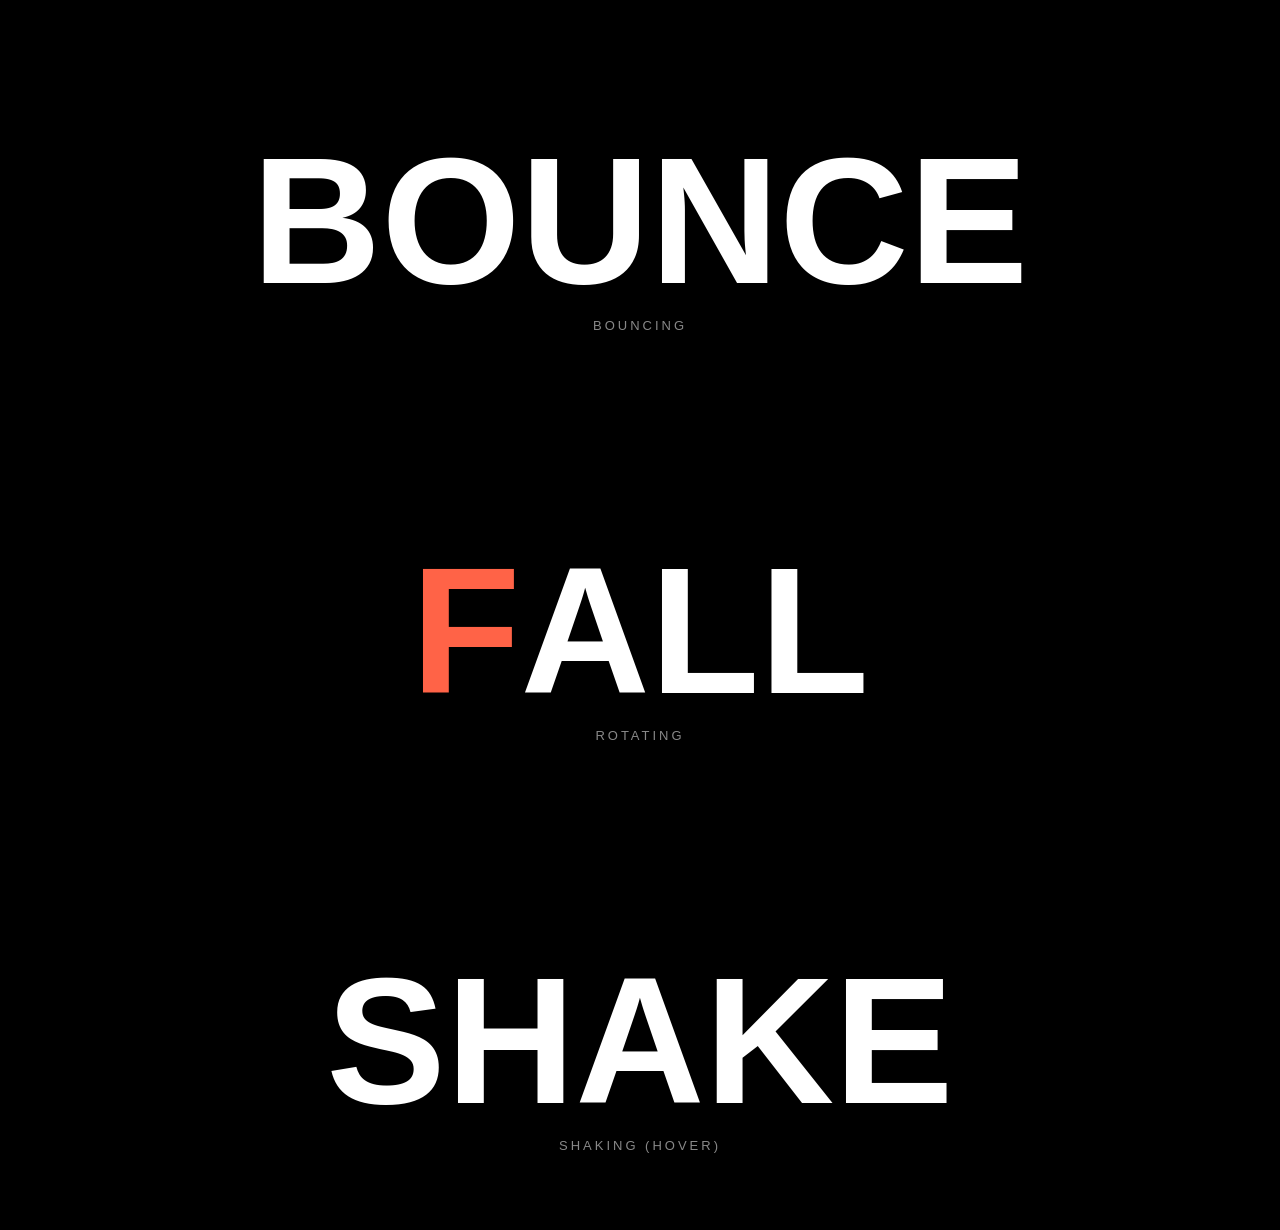
<file: pages/kinetic.html>
<!DOCTYPE html>
<html lang="en">
<head>
  <meta charset="UTF-8" />
  <meta name="viewport" content="width=device-width, initial-scale=1" />
  <title>Kinetic Words</title>
  <style>

    body {
      margin: 0;
      background: #000000;
      color: white;
      font-family: "Arial Black", "Helvetica Neue", Arial, sans-serif;
      font-weight: 900;
      text-align: center;
    }

    section {
      padding: 12vw 20px 5vw 20px;
    }

    .word {
      margin: 0;
      font-size: 14vw;
      line-height: 0.75; 
    }


    .word span {
      display: inline-block;
    }

    .caption {
      margin-top: 30px;
      font-family: Arial, sans-serif;
      font-weight: 400;
      font-size: 13px;
      letter-spacing: 3px;
      text-transform: uppercase;
      color: #888888;
    }


    @keyframes bounce {
      0%   { transform: translateY(0) scale(1.2, 0.8);  animation-timing-function: ease-in; }
      10%  { transform: translateY(0) scale(1, 1);      animation-timing-function: cubic-bezier(0.33, 0.67, 0.67, 1); }
      50%  { transform: translateY(-0.6em) scale(1, 1); animation-timing-function: cubic-bezier(0.33, 0, 0.67, 0.33); }
      90%  { transform: translateY(0) scale(1, 1);      animation-timing-function: ease-out; }
      100% { transform: translateY(0) scale(1.2, 0.8); }
    }

    .bounce span {
      transform-origin: bottom;
      animation: bounce 0.9s infinite;
    }

    .bounce span:nth-child(2) { animation-delay: 0.1s; }
    .bounce span:nth-child(3) { animation-delay: 0.2s; }
    .bounce span:nth-child(4) { animation-delay: 0.3s; }
    .bounce span:nth-child(5) { animation-delay: 0.4s; }
    .bounce span:nth-child(6) { animation-delay: 0.5s; }



    @keyframes fall {
      0%   { transform: rotate(0deg); }
      25%  { transform: rotate(0deg);   animation-timing-function: ease-out; }
      35%  { transform: rotate(8deg);   animation-timing-function: ease-in; }
      55%  { transform: rotate(-90deg); animation-timing-function: ease-out; }
      62%  { transform: rotate(-80deg); animation-timing-function: ease-in; }
      68%  { transform: rotate(-90deg); }
      92%  { transform: rotate(-90deg); animation-timing-function: ease-in-out; }
      100% { transform: rotate(0deg); }
    }

    .fall .tip {
      color: tomato;
      transform-origin: bottom left;
      animation: fall 4s infinite;
    }



    @keyframes shake {
      0%   { transform: translateX(0) rotate(0deg); }
      25%  { transform: translateX(-0.03em) rotate(-3deg); }
      75%  { transform: translateX(0.03em) rotate(3deg); }
      100% { transform: translateX(0) rotate(0deg); }
    }

    .shake:hover {
      color: gold;
    }

    .shake:hover span {
      animation: shake 0.15s linear infinite;
    }

    .shake:hover span:nth-child(even) {
      animation-delay: 0.07s;
    }

  </style>
</head>
<body>

  <section>
    <h2 class="word bounce" aria-label="Bounce">
      <span>B</span><span>O</span><span>U</span><span>N</span><span>C</span><span>E</span>
    </h2>
    <p class="caption">Bouncing</p>
  </section>

  <section>
    <h2 class="word fall" aria-label="Fall">
      <span class="tip">F</span><span>A</span><span>L</span><span>L</span>
    </h2>
    <p class="caption">Rotating</p>
  </section>

  <section>
    <h2 class="word shake" aria-label="Shake">
      <span>S</span><span>H</span><span>A</span><span>K</span><span>E</span>
    </h2>
    <p class="caption">Shaking (hover)</p>
  </section>

</body>
</html>
</file>
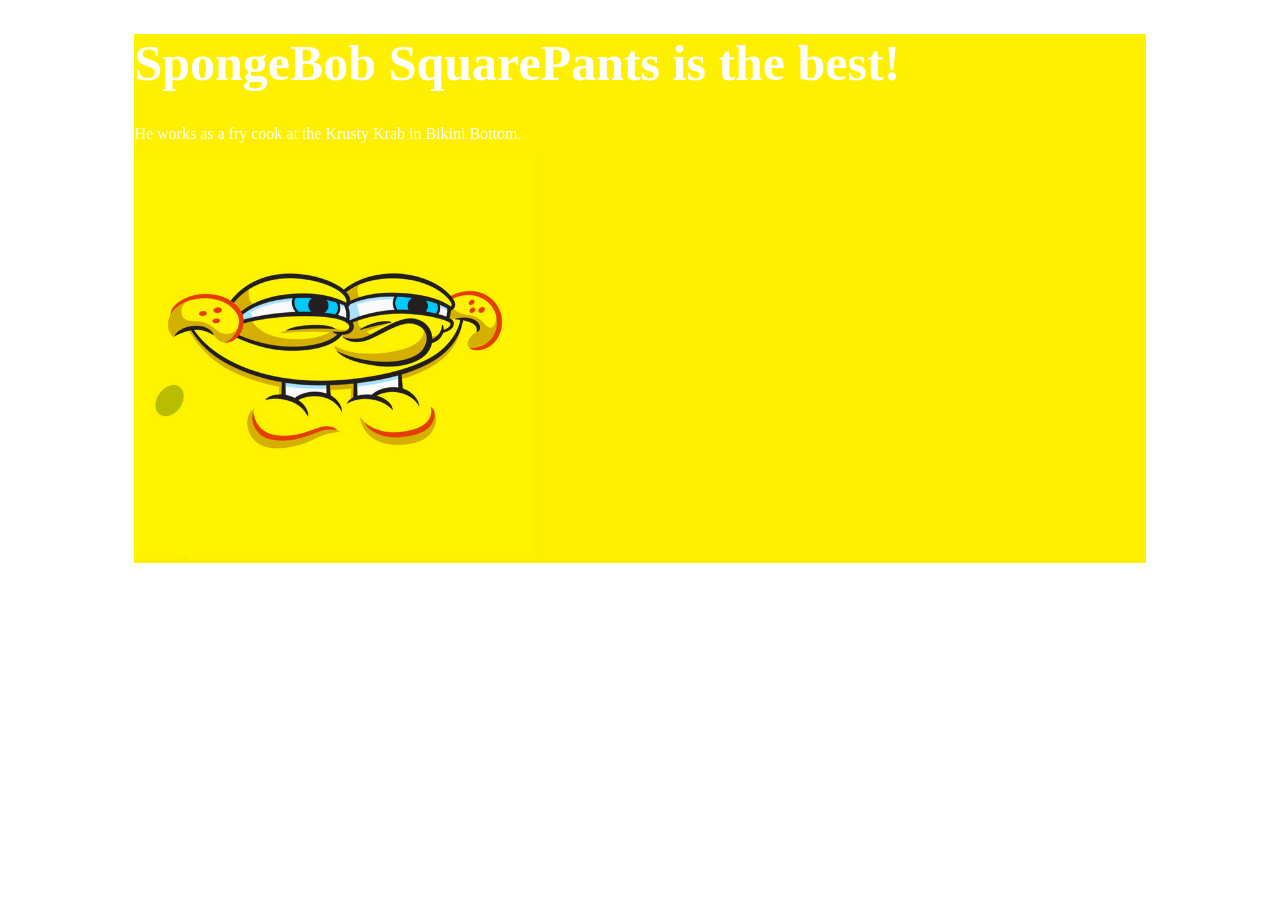
<file: pages/spongebob.html>
<!Doctype html>

<html lang="en">

  <head>
   <meta charset="UTF-8">
   <title>yourDocumentName</title>
      <style>
    h1{font-size: 50px;
    color:white;}
    p{color:white;}

    #wrapper{background-color:#fff000;
    width:80%;
    margin-left:auto;
    margin-right:auto;}

</style>
  </head>

  <body>
      <div id="wrapper">
    <h1>SpongeBob SquarePants is the best!</h1>
    <p>He works as a fry cook at the Krusty Krab in Bikini Bottom.</p>
        <img src="../img/ab6761610000e5eb877d4c061d08c040974224be.jpeg" width="400px">
</div>
  </body>
 </html>
</file>
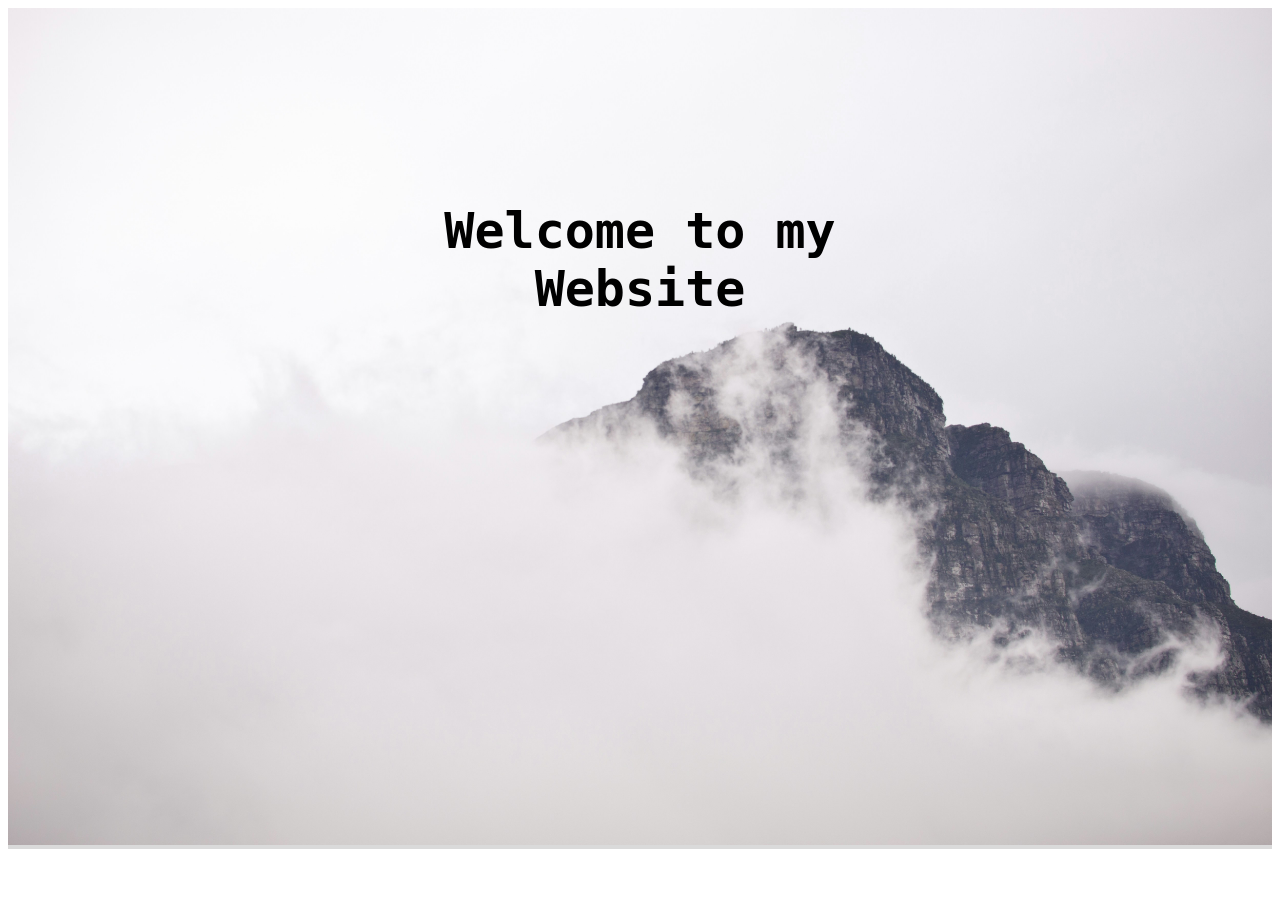
<file: pages/test.html>
<!DOCTYPE html>
<html lang="en">
    <head>
        <meta charset="UTF-8" />
        <title>Title</title>
        <style>
            .wrapper{
                text-align: center;
                width:100%;
                background-color:#dadada;
                position: relative;
            }
            .centered {
                position: absolute;
                top: 30%;
                left: 50%;
                transform: translate(-50%, -50%);
                font-family: monospace;
                font-size: 50px;
                        }
        </style>
    </head>
    <body>
        <div class="wrapper">
        <img src="../img/clouds.jpg" alt="clouds" style="width:100%;">
            <div class="centered"><p><strong>Welcome to my Website</strong></p></div>
        </div>
    </body>
</html>
</file>
<file: pages/styles.css>
body {
  background-color: #000000;
  font-family: 'Montserrat', sans-serif;
  text-align: center;
}

.hero {
  height: 550px;
  padding-top: 180px;
}

h1 {
  font-size: 5rem;
  font-weight: 700;
  color: white;
  text-transform: uppercase;
  letter-spacing: 4px;
  margin-bottom: 20px;
}

nav {
  margin: 0;
  padding-top: 30px;
  text-align: center;
}

.navigation {
  background: none;
  color: #9f9f9f;
  padding: 10px 16px;
}

.back-to-top {
  position: fixed;
  bottom: 32px;
  right: 32px;
  background: none;
  color: white;
  padding: 0;
}

p {
  font-size: 1rem;
  color: #e0e0e0;
  letter-spacing: 3px;
  margin-bottom: 50px;
}

a {
  text-decoration: none;
  font-weight: 700;
  font-size: 0.85rem;
  letter-spacing: 3px;
  text-transform: uppercase;
}

.button-hero {
  background-color: #ffffff;
  color: black;
  padding: 18px 40px;
}

.button-hero:hover {
  background-color: #a1a1a1;
  color: white;
}

#pages {
  display: grid;
  grid-template-columns: repeat(auto-fill, minmax(max(200px, 25%), 1fr));
  padding: 35px;
}

.spacingcards {
  padding: 15px;
}

.card {
  display: block;
  background-color: #000000;
}

.card:hover h2 {
  background-color: #383838;
  border-radius: 20px;
}

.card div {
  aspect-ratio: 1 / 1;
}

.card h2 {
  color: white;
  font-family: 'Montserrat', sans-serif;
  padding: 18px 20px;
  text-align: center;
  font-size: 0.85rem;
  letter-spacing: 2px;
  text-transform: uppercase;
}

.innercard1 {
  background-color: #383838;
  border-radius: 20px;
  filter: opacity(50%);
}

.innercard1:hover {
  position: relative;
  background-image: url('../img/dimondws.png');
  border-radius: 20px;
  background-size: auto;
  background-position: center;
  background-repeat: no-repeat;
  overflow: hidden;
}

.innercard2 {
  background-color: #6b6b6b;
  border-radius: 20px;
}

.innercard2:hover {
  position: relative;
  background-image: url('../img/jazz.png');
  border-radius: 20px;
  background-size: cover;
  background-position: center;
  background-repeat: no-repeat;
  overflow: hidden;
}

.innercard3 {
  background-color: #484848;
  border-radius: 20px;
}

.innercard3:hover {
  position: relative;
  background-image: url('../img/sponge.png');
  border-radius: 20px;
  background-size: cover;
  background-position: center;
  background-repeat: no-repeat;
  overflow: hidden;
}

.innercard4 {
  background-color: #afafaf;
  border-radius: 20px;
}

.innercard4:hover {
  position: relative;
  background-image: url('../img/goose.png');
  border-radius: 20px;
  background-size: 200%;
  background-position: center;
  background-repeat: no-repeat;
  overflow: hidden;
}

.innercard5 {
  background-color: #b9b9b9;
  border-radius: 20px;
}

.innercard5:hover {
  position: relative;
  background-image: url('../img/color.png');
  border-radius: 20px;
  background-size: cover;
  background-position: center;
  background-repeat: no-repeat;
  overflow: hidden;
}

.site-footer {
  border-top: 1px solid #3d3d3d;
  padding: 40px 20px;
}

.site-footer p {
  font-size: 0.75rem;
  color: #9f9f9f;
  margin: 0;
}
</file>
<file: pages/color-study.css>
body {
  margin: 0;
}

img {
  display: block;
  max-width: 100%;
  height: auto;
}

.navigation.current {
  color: white;
}


.study-hero {
  position: relative;
  margin-top: 30px;
}

.study-hero img {
  width: 100%;
  height: 80vh;
  min-height: 420px;
  object-fit: cover;
}


.study-hero::after {
  content: "";
  position: absolute;
  inset: 0;
  background: linear-gradient(to top, rgba(0, 0, 0, 0.75), rgba(0, 0, 0, 0) 60%);
}


.hero-overlay {
  position: absolute;
  left: 60px;
  right: 60px;
  bottom: 60px;
  z-index: 1;
  text-align: left;
}

.hero-overlay h1 {
  margin: 0 0 12px;
}

.hero-overlay p {
  margin: 0;
}

.hero-swatch {
  display: inline-block;
  width: 14px;
  height: 14px;
  border-radius: 50%;
  border: 2px solid white;
  vertical-align: middle;
  margin-right: 8px;
}



.study-intro {
  max-width: 680px;
  margin: 80px auto;
  padding: 0 20px;
}

.study-intro p {
  line-height: 1.8;
  letter-spacing: 1px;
  margin-bottom: 20px;
}



.study-grid {
  display: grid;
  grid-template-columns: 1fr 1fr 1fr;
  gap: 40px;
  max-width: 1100px;
  margin: 0 auto 100px;
  padding: 0 20px;
}

.study-card {
  background-color: #3d3d3d;
  border-radius: 20px;
  overflow: hidden;
  text-align: left;
  transition: background-color 0.2s;
}

.study-card:hover {
  background-color: #4a4a4a;
}

.study-card img {
  width: 100%;
  aspect-ratio: 1 / 1;
  object-fit: cover;
}

.card-body {
  padding: 22px 24px 28px;
}

.study-card h2 {
  color: white;
  font-size: 0.85rem;
  letter-spacing: 2px;
  text-transform: uppercase;
  margin: 0 0 12px;
}

.hex {
  display: flex;
  align-items: center;
  gap: 10px;
  font-size: 0.8rem;
  letter-spacing: 2px;
  color: #9f9f9f;
  margin-bottom: 14px;
}

.swatch {
  width: 22px;
  height: 22px;
  border-radius: 6px;
  border: 1px solid rgba(255, 255, 255, 0.3);
}

.study-card p {
  font-size: 0.9rem;
  line-height: 1.7;
  letter-spacing: 0.5px;
  color: #e0e0e0;
  margin: 0;
}


.palette-strip {
  display: flex;
  max-width: 1100px;
  margin: 0 auto 100px;
  padding: 0 20px;
}

.palette-strip div {
  flex: 1;
  height: 80px;
}

.palette-strip div:first-child {
  border-radius: 20px 0 0 20px;
}

.palette-strip div:last-child {
  border-radius: 0 20px 20px 0;
}


.site-footer {
  border-top: 1px solid #3d3d3d;
  padding: 40px 20px;
}

.site-footer p {
  font-size: 0.75rem;
  color: #9f9f9f;
  margin: 0;
}


@media (max-width: 900px) {
  .study-grid {
    grid-template-columns: repeat(2, 1fr);
    gap: 28px;
  }

  .hero-overlay h1 {
    font-size: 3.5rem;
  }
}


@media (max-width: 600px) {
  nav a {
    display: block;
    padding: 8px 0;
  }

  .study-grid {
    grid-template-columns: 1fr;
  }

  .study-hero img {
    height: 65vh;
  }

  .hero-overlay {
    bottom: 36px;
    padding: 0 16px;
  }

  .hero-overlay h1 {
    font-size: 2.4rem;
  }

  .hero-overlay p {
    font-size: 0.8rem;
  }

  .study-intro {
    margin: 50px auto;
  }

  .palette-strip div {
    height: 50px;
  }
}
</file>
